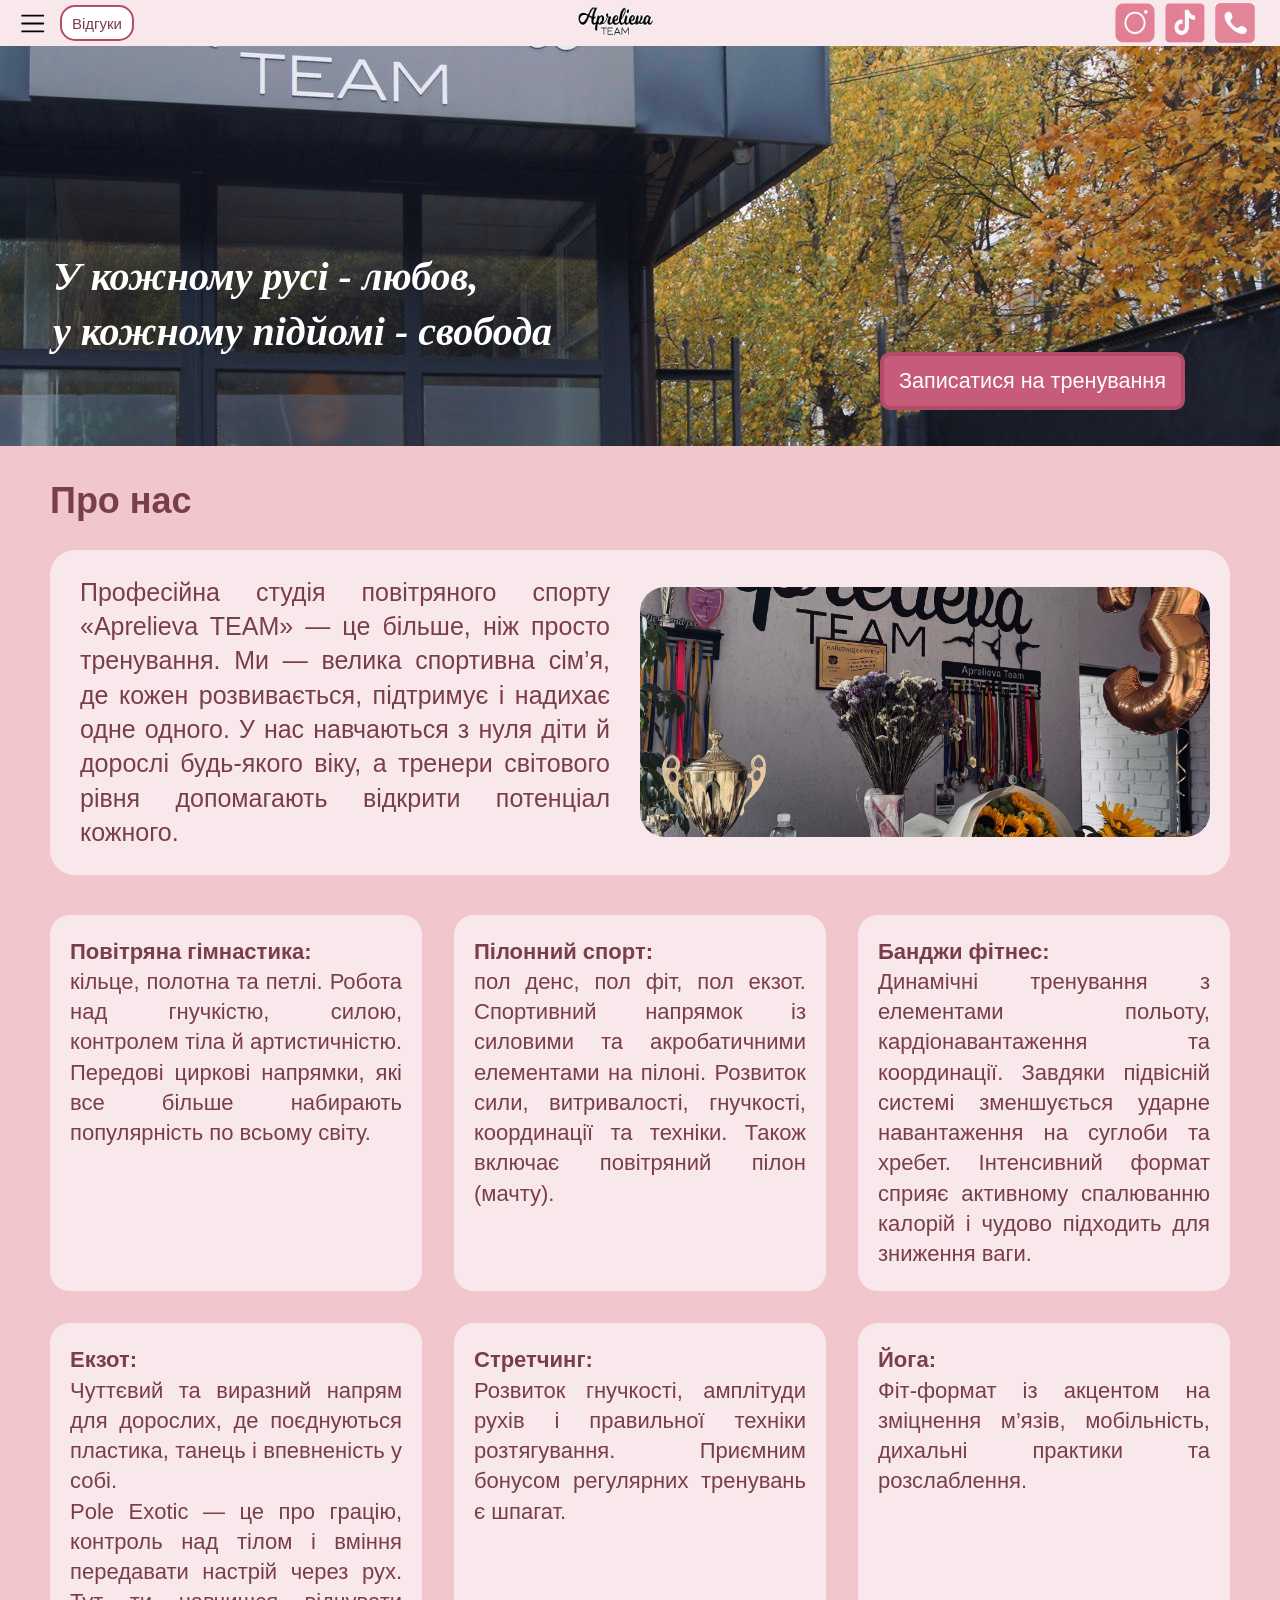
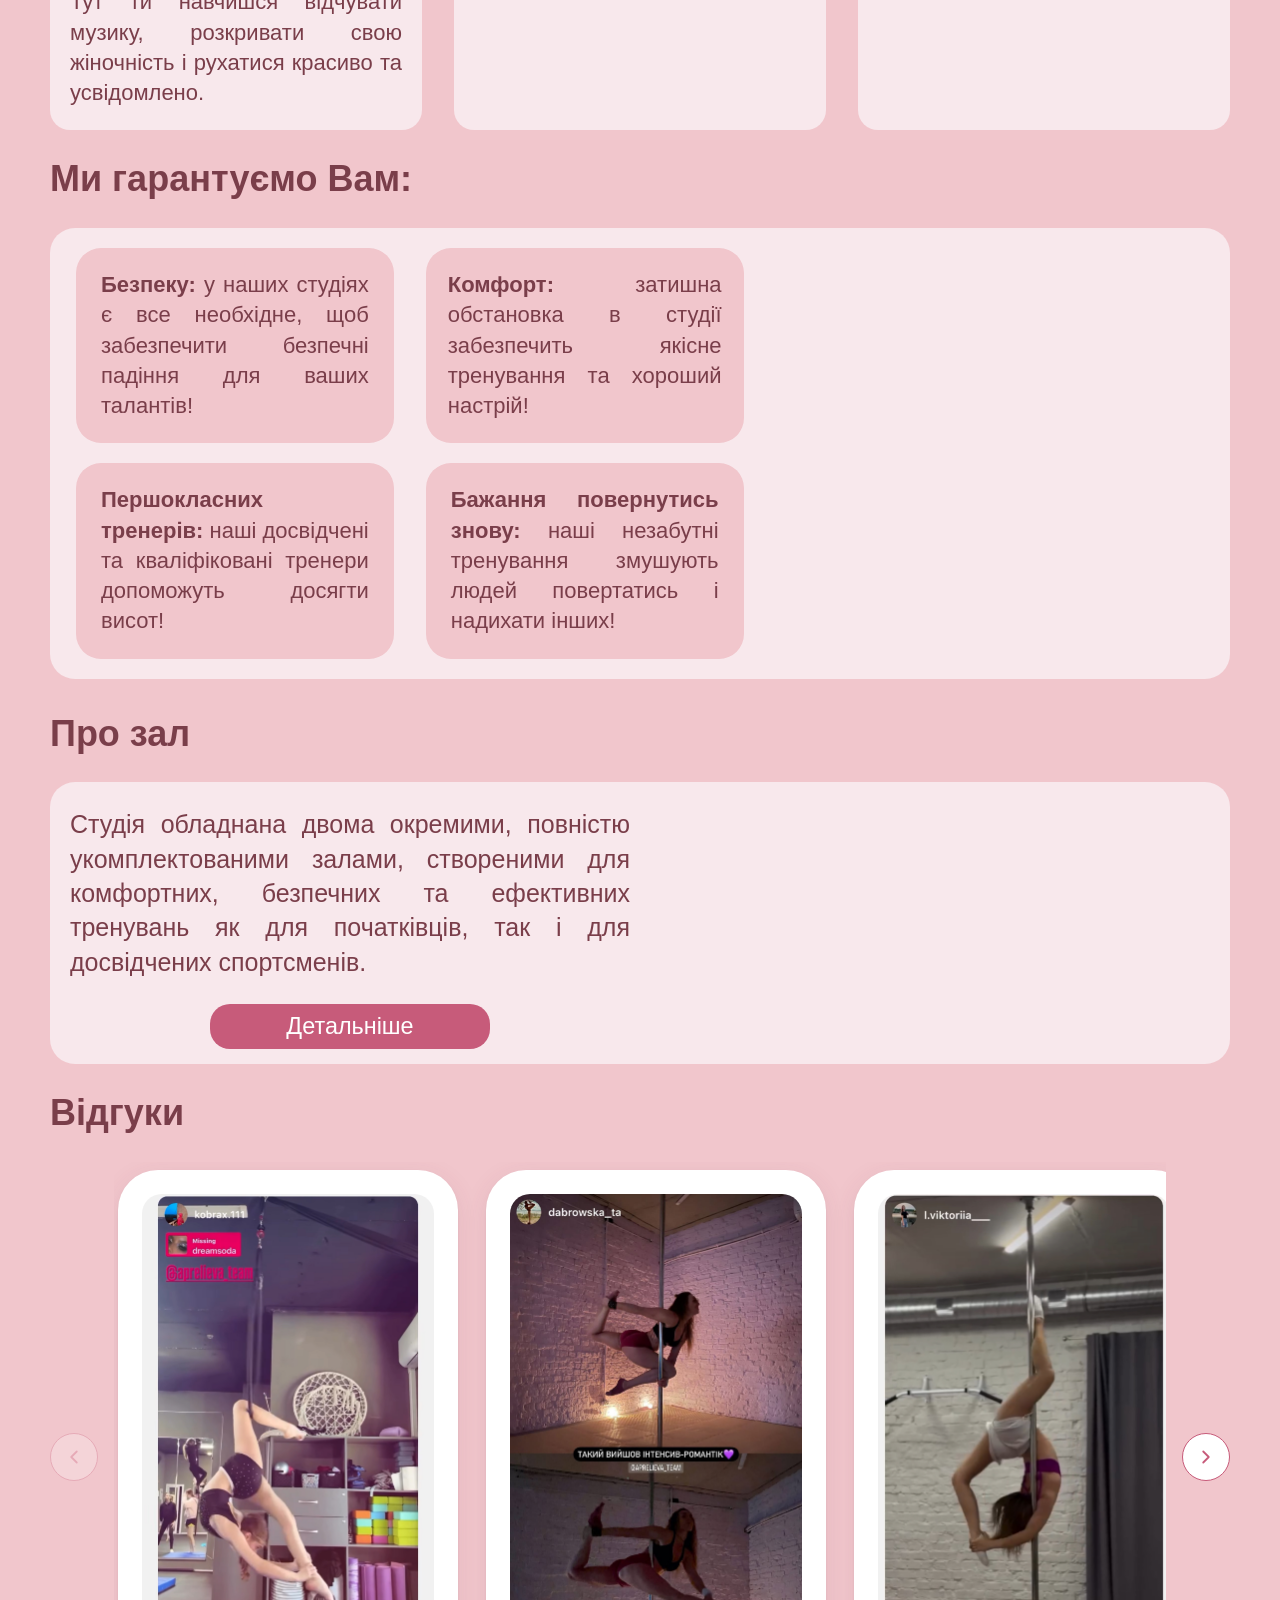
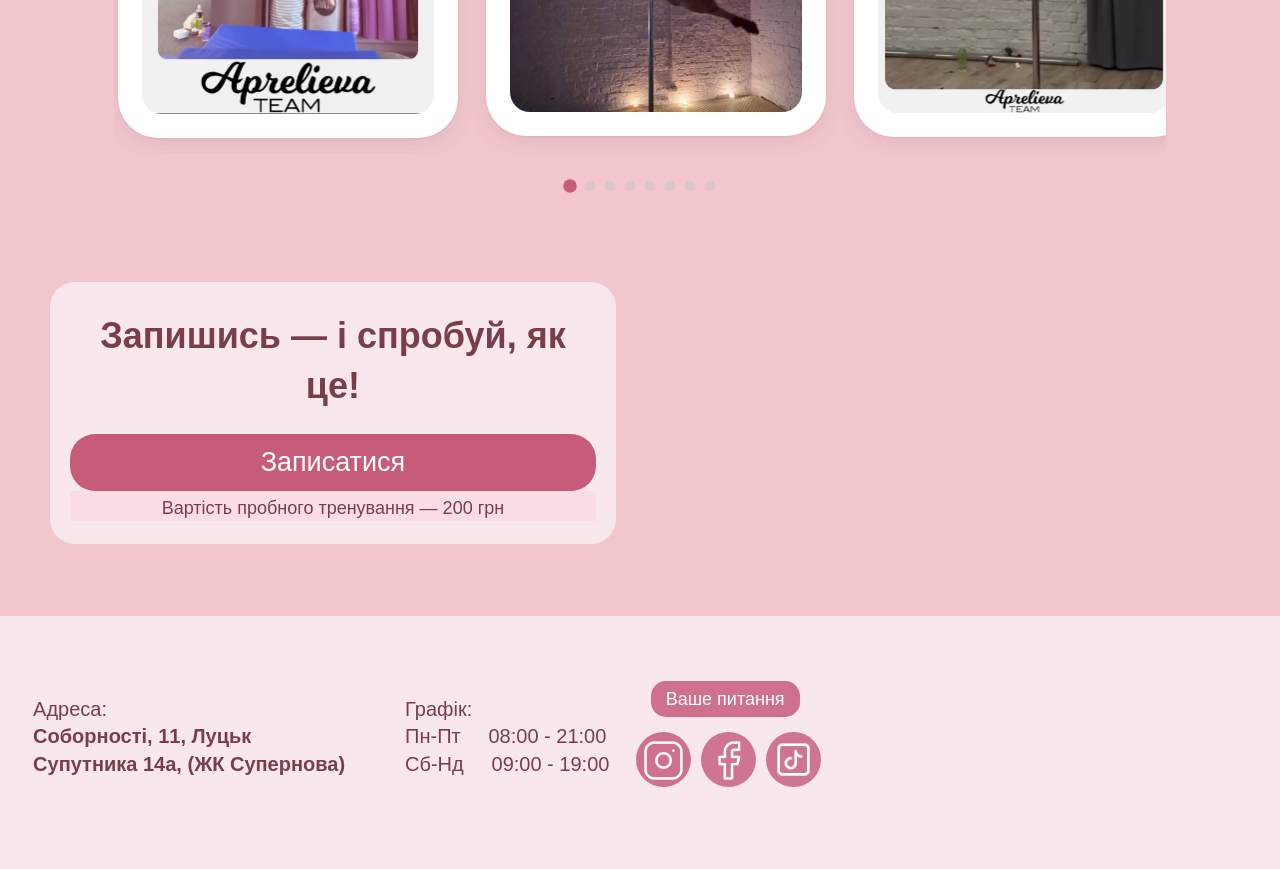
<file: index.html>
﻿<!doctype html>
<html
  lang="en"
  data-ws-project="19c9471e-55af-4f52-b61d-fa100c10240f"
  data-ws-last-published="2026-05-16T18:20:23.245Z"
>
  <head>
    <link
      rel="stylesheet"
      type="text/css"
      href="/assets/static/app_generated_index-6937cd5a._UcKe8No.css"
    />
    <meta charset="UTF-8" />
    <meta name="viewport" content="width=device-width,initial-scale=1" />
    <meta property="og:url" content="https://aprelieva-team.com.ua/" />

    <meta
      property="og:title"
      content="Aprelieva Team — студія повітряної гімнастики, pole dance, стретчингу та йоги"
    />
    <meta property="og:type" content="website" />
    <meta
      name="description"
      content="Студія гімнастики Aprelieva Team у Луцьку. Повітряна гімнастика, пілонний спорт, банджі фітнес, стретчинг, йога."
    />
    <meta
      property="og:description"
      content="Студія гімнастики Aprelieva Team у Луцьку. Повітряна гімнастика, пілонний спорт, банджі фітнес, стретчинг, йога."
    />
    <title>Aprelieva Team — студія гімнастики</title>
    <style>
      /* === Reviews Carousel === */
      .reviews-section-wrap {
        text-align: center;
        padding: 60px 50px 40px;
      }
      .carousel-wrapper {
        position: relative;
        display: flex;
        align-items: center;
        justify-content: center;
        max-width: 1280px;
        margin: 0 auto;
      }
      .carousel-viewport {
        overflow: hidden;
        width: 100%;
        margin: 0 16px;
      }
      .carousel-track {
        display: flex;
        gap: 28px;
        transition: transform 0.45s cubic-bezier(0.25, 0, 0.3, 1);
        will-change: transform;
        cursor: grab;
        padding: 8px 4px;
      }
      .carousel-track:active { cursor: grabbing; }
      .review-card { flex-shrink: 0; width: 340px; }
      .review-card-frame {
        background: #ffffff;
        border-radius: 40px;
        padding: 24px;
        box-shadow: 0 6px 24px rgba(122, 62, 74, 0.10), 0 1px 3px rgba(0, 0, 0, 0.06);
        transition: transform 0.35s ease, box-shadow 0.35s ease;
      }
      .review-card-frame:hover {
        transform: translateY(-6px);
        box-shadow: 0 14px 36px rgba(122, 62, 74, 0.16), 0 3px 8px rgba(0, 0, 0, 0.08);
      }
      .review-card-frame img {
        display: block;
        width: 100%;
        height: auto;
        max-height: 590px;
        border-radius: 20px;
        object-fit: contain;
      }
      .carousel-arrow {
        flex-shrink: 0;
        width: 48px; height: 48px;
        border-radius: 50%;
        border: 1.5px solid #c75b7a;
        background: #fff;
        color: #c75b7a;
        cursor: pointer;
        display: flex;
        align-items: center;
        justify-content: center;
        transition: all 0.25s ease;
        z-index: 2;
        padding: 0;
      }
      .carousel-arrow:hover:not(:disabled) { background: #c75b7a; color: #fff; }
      .carousel-arrow:disabled { opacity: 0.25; cursor: not-allowed; }
      .carousel-arrow svg { width: 22px; height: 22px; pointer-events: none; }
      .carousel-dots {
        display: flex;
        justify-content: center;
        gap: 10px;
        margin-top: 28px;
      }
      .carousel-dot {
        width: 10px; height: 10px;
        border-radius: 50%;
        background: #d9c5ca;
        border: none;
        cursor: pointer;
        padding: 0;
        transition: background 0.25s ease, transform 0.25s ease;
      }
      .carousel-dot.active { background: #c75b7a; transform: scale(1.35); }
      .carousel-dot:hover:not(.active) { background: #c08493; }
      @media (max-width: 1200px) {
        .review-card { width: 300px; }
        .review-card-frame { padding: 20px; }
        .review-card-frame img { max-height: 520px; }
        .carousel-track { gap: 22px; }
      }
      @media (max-width: 991px) {
        .review-card { width: 280px; }
        .review-card-frame { padding: 18px; border-radius: 36px; }
        .review-card-frame img { max-height: 480px; border-radius: 18px; }
        .carousel-track { gap: 18px; }
        .reviews-section-wrap { padding: 40px 30px 30px; }
      }
      @media (max-width: 767px) {
        .review-card { width: 72vw; max-width: 320px; }
        .review-card-frame { padding: 14px; border-radius: 32px; }
        .review-card-frame img { max-height: 480px; border-radius: 16px; }
        .carousel-track { gap: 14px; }
        .reviews-section-wrap { padding: 30px 12px 24px; }
        .carousel-arrow { width: 32px; height: 32px; }
        .carousel-arrow svg { width: 16px; height: 16px; }
        .carousel-viewport { margin: 0 4px; }
      }
      @media (max-width: 479px) {
        .review-card { width: 76vw; max-width: 280px; }
        .review-card-frame { padding: 10px; border-radius: 28px; }
        .review-card-frame img { max-height: 400px; border-radius: 14px; }
        .carousel-track { gap: 10px; }
        .reviews-section-wrap { padding: 24px 8px 20px; }
        .carousel-arrow { width: 28px; height: 28px; }
        .carousel-arrow svg { width: 14px; height: 14px; }
        .carousel-viewport { margin: 0 2px; }
      }
      /* fix: приховати оверлей діалогу коли закритий */
      .w-dialog-overlay[data-state="closed"],
      .w-dialog-content[data-state="closed"] {
        display: none !important;
      }
    </style>
  </head>
  <body
    class="w-body cauqto8 c47o47j cw5izhw cr0oxd0 c1g73oqx c1o7vw1 c1jcg8pr c1rbse75 c8xita1"
  >
    <div
      class="w-element cry9bxc c1qyy4dh c1wt8a7g c1lxiyww cgn90jy cuordau clnhgiz c1ngdwug c10yh23j c1sz3la2 c1saaox1 c1oxhx54 c1np8q7w c12iz4pn c1s5r7yb"
    >
      <button
        type="button"
        class="w-button csru8nn c1qyy4dh ct02u4h c1e7helk c9dia3q chby825 cj9cgi3 cmrkua2 chxr8al clh6saz cy1haag c6xd4vr ckuswpy c1fo9lv5 c1ac3kc0 cl8xzcs c19ip5yl c178sslk cdtbwtz c1i7nyap c1q0jf93 cff9lwm cdoj399 c9tqkg0 c14v8q3d"
        aria-haspopup="dialog"
        aria-expanded="false"
        aria-controls="radix-:R8m:"
        data-state="closed"
      >
        <div class="w-html-embed c8xita1 c1qlwt3r">
          <svg
            xmlns="http://www.w3.org/2000/svg"
            fill="none"
            viewBox="0 0 16 16"
            width="100%"
            height="100%"
            style="display: block"
          >
            <path
              stroke="currentColor"
              stroke-linecap="round"
              stroke-linejoin="round"
              d="M2.667 8h10.666M2.667 4h10.666M2.667 12h10.666"
            />
          </svg>
        </div></button
      ><button
        class="w-element c1lrq100 cdpnt9v c1u1jra5 c3ovwjq cgokyrd c1rz9aaq cnxdcup c1idwigv cd1r06b cavd3zn cmyg2r9 c1cvcmzo c9h53jh c1k0o02s c143p8o c1k26d3g coyqk5m c1ngdwug c10yh23j ckkbdq2 c1wxg36x c17b9p6f cuiv0do cohhi8y cr2orvw cgb53j1 c1ro4ucl c1s5r7yb c1ggkywf"
        onclick="document.getElementById('reviews').scrollIntoView({behavior:'smooth'});"
      >
        Відгуки</button
      ><a href="/" class="w-element cir85gx c9jnjeu c1357293"
        ><img
          alt=""
          width="90"
          height="630"
          src="/assets/aprelieva_team_png_1_8szrb4w33QDkALAI9uON9.png"
          class="w-image c143p8o c9jnjeu c12sm2j2 cavd3zn c1ncfyhk c1357293 c937pos c6lwvnh cvnwoad c1jrt3rz c1d8arwn cfmtbnp cafy7li"
          sizes="100vw"
          srcset="
            /assets/aprelieva_team_png_1_8szrb4w33QDkALAI9uON9.png  16w,
            /assets/aprelieva_team_png_1_8szrb4w33QDkALAI9uON9.png  32w,
            /assets/aprelieva_team_png_1_8szrb4w33QDkALAI9uON9.png  48w,
            /assets/aprelieva_team_png_1_8szrb4w33QDkALAI9uON9.png  64w,
            /assets/aprelieva_team_png_1_8szrb4w33QDkALAI9uON9.png  96w,
            /assets/aprelieva_team_png_1_8szrb4w33QDkALAI9uON9.png 128w,
            /assets/aprelieva_team_png_1_8szrb4w33QDkALAI9uON9.png 256w
          "
          decoding="async"
          loading="lazy" /></a
      ><a
        href="https://www.instagram.com/aprelieva_team?igsh=OXBxeXJrYWNtcTIx"
        class="w-element cir85gx"
        ><img
          alt=""
          width="81"
          height="81"
          src="/assets/image_49_tBN-XxhpkPcy2qhr9VS11.png"
          class="w-image c1drl6o7 c15a6z8g crlvqca cf41opd c1tb5lbl c1si4a8i c1qlwt3r cgb53j1 c1l3jh5c"
          sizes="100vw"
          srcset="
            /assets/image_49_tBN-XxhpkPcy2qhr9VS11.png  16w,
            /assets/image_49_tBN-XxhpkPcy2qhr9VS11.png  32w,
            /assets/image_49_tBN-XxhpkPcy2qhr9VS11.png  48w,
            /assets/image_49_tBN-XxhpkPcy2qhr9VS11.png  64w,
            /assets/image_49_tBN-XxhpkPcy2qhr9VS11.png  96w,
            /assets/image_49_tBN-XxhpkPcy2qhr9VS11.png 128w,
            /assets/image_49_tBN-XxhpkPcy2qhr9VS11.png 256w
          "
          decoding="async"
          loading="lazy" /></a
      ><a
        href="https://www.tiktok.com/@aerial.aprelieva_"
        class="w-element cir85gx"
        ><img
          alt=""
          width="81"
          height="81"
          src="/assets/image_48_Z-gNsGXLnWeH2UgkXaYQs.png"
          class="w-image c1drl6o7 crlvqca c15a6z8g cf41opd c1si4a8i c1tb5lbl c1qlwt3r cgb53j1"
          sizes="100vw"
          srcset="
            /assets/image_48_Z-gNsGXLnWeH2UgkXaYQs.png  16w,
            /assets/image_48_Z-gNsGXLnWeH2UgkXaYQs.png  32w,
            /assets/image_48_Z-gNsGXLnWeH2UgkXaYQs.png  48w,
            /assets/image_48_Z-gNsGXLnWeH2UgkXaYQs.png  64w,
            /assets/image_48_Z-gNsGXLnWeH2UgkXaYQs.png  96w,
            /assets/image_48_Z-gNsGXLnWeH2UgkXaYQs.png 128w,
            /assets/image_48_Z-gNsGXLnWeH2UgkXaYQs.png 256w
          "
          decoding="async"
          loading="lazy" /></a
      ><a href="tel:+380633328239" class="w-element cir85gx"
        ><img
          alt=""
          width="1008"
          height="1016"
          src="/assets/ef8d7669-07f0-4fb5-89a0-7e9e44892a3d_P4olqtPflCJTJWYCFgnWT.png"
          class="w-image crlvqca cetw895 c1drl6o7 cf41opd c1si4a8i cwysdja c1qlwt3r cgb53j1 c188an48 c96rhjx"
          sizes="100vw"
          srcset="
            /assets/ef8d7669-07f0-4fb5-89a0-7e9e44892a3d_P4olqtPflCJTJWYCFgnWT.png   16w,
            /assets/ef8d7669-07f0-4fb5-89a0-7e9e44892a3d_P4olqtPflCJTJWYCFgnWT.png   32w,
            /assets/ef8d7669-07f0-4fb5-89a0-7e9e44892a3d_P4olqtPflCJTJWYCFgnWT.png   48w,
            /assets/ef8d7669-07f0-4fb5-89a0-7e9e44892a3d_P4olqtPflCJTJWYCFgnWT.png   64w,
            /assets/ef8d7669-07f0-4fb5-89a0-7e9e44892a3d_P4olqtPflCJTJWYCFgnWT.png   96w,
            /assets/ef8d7669-07f0-4fb5-89a0-7e9e44892a3d_P4olqtPflCJTJWYCFgnWT.png  128w,
            /assets/ef8d7669-07f0-4fb5-89a0-7e9e44892a3d_P4olqtPflCJTJWYCFgnWT.png  256w,
            /assets/ef8d7669-07f0-4fb5-89a0-7e9e44892a3d_P4olqtPflCJTJWYCFgnWT.png  384w,
            /assets/ef8d7669-07f0-4fb5-89a0-7e9e44892a3d_P4olqtPflCJTJWYCFgnWT.png  640w,
            /assets/ef8d7669-07f0-4fb5-89a0-7e9e44892a3d_P4olqtPflCJTJWYCFgnWT.png  750w,
            /assets/ef8d7669-07f0-4fb5-89a0-7e9e44892a3d_P4olqtPflCJTJWYCFgnWT.png  828w,
            /assets/ef8d7669-07f0-4fb5-89a0-7e9e44892a3d_P4olqtPflCJTJWYCFgnWT.png 1080w,
            /assets/ef8d7669-07f0-4fb5-89a0-7e9e44892a3d_P4olqtPflCJTJWYCFgnWT.png 1200w,
            /assets/ef8d7669-07f0-4fb5-89a0-7e9e44892a3d_P4olqtPflCJTJWYCFgnWT.png 1920w,
            /assets/ef8d7669-07f0-4fb5-89a0-7e9e44892a3d_P4olqtPflCJTJWYCFgnWT.png 2048w
          "
          decoding="async"
          loading="lazy"
      /></a>
    </div>
    <div class="w-element c3hctjf caqx3ze csxm8zh">
      <img
        alt=""
        width="479"
        height="400"
        src="/assets/photo_2026-01-07_21-20-00_4gm1RUwUwUSnhwdefgkS5.jpg"
        class="w-image c16euuik c1w5myg6 c1lqmysf cpl5pjo c1gxuxwl c3hctjf czr2pxy"
        sizes="100vw"
        srcset="
          /assets/photo_2026-01-07_21-20-00_4gm1RUwUwUSnhwdefgkS5.jpg   16w,
          /assets/photo_2026-01-07_21-20-00_4gm1RUwUwUSnhwdefgkS5.jpg   32w,
          /assets/photo_2026-01-07_21-20-00_4gm1RUwUwUSnhwdefgkS5.jpg   48w,
          /assets/photo_2026-01-07_21-20-00_4gm1RUwUwUSnhwdefgkS5.jpg   64w,
          /assets/photo_2026-01-07_21-20-00_4gm1RUwUwUSnhwdefgkS5.jpg   96w,
          /assets/photo_2026-01-07_21-20-00_4gm1RUwUwUSnhwdefgkS5.jpg  128w,
          /assets/photo_2026-01-07_21-20-00_4gm1RUwUwUSnhwdefgkS5.jpg  256w,
          /assets/photo_2026-01-07_21-20-00_4gm1RUwUwUSnhwdefgkS5.jpg  384w,
          /assets/photo_2026-01-07_21-20-00_4gm1RUwUwUSnhwdefgkS5.jpg  640w,
          /assets/photo_2026-01-07_21-20-00_4gm1RUwUwUSnhwdefgkS5.jpg  750w,
          /assets/photo_2026-01-07_21-20-00_4gm1RUwUwUSnhwdefgkS5.jpg  828w,
          /assets/photo_2026-01-07_21-20-00_4gm1RUwUwUSnhwdefgkS5.jpg 1080w
        "
        decoding="async"
        loading="lazy"
      />
      <p
        class="w-element cm9s8j1 c1j1xq0f ct5hk3t cnonmc3 c11pk6w2 c1cb3y4c c178psvk cvdg15f c67f1ov c1r17tdm c1kz4bsi cy8j7mm c1hwbdwo c10mz0pn c1gut7ra cvyaqlm c1wn9gbn ckhl5v6 c135vpv5 c1b1clqm chiu94f c1hnqa4c c154f7ei ckogthz c1k9b94x ct2q7n0 cwkwg65 cf2tlwo cf1rp6o"
      >
        У кожному русі - любов,<br />у кожному підйомі - свобода<br />
      </p>
      <div
        class="w-element cn12ej2 cavd3zn cqlgez2 c14ymtwm c1rvd7tj c1xqcs4q c1s905i0 cyyop96 co37t6x"
      >
        <a
          href="https://www.instagram.com/aprelieva_team?igsh=OXBxeXJrYWNtcTIx"
          class="w-element ciu59yn c1b1clqm c1nq0kxk cu3pi3e c5x2380 c14yuvmm cn12ej2 cb600z1 c6abxro cpg6qcg c113dgjw cdwd3jx cdaqjl5 cisoiyb cc0k4t4 c1cvcmzo cpysbhr c135vpv5 c18bk9h5 c17nb4qn cohhi8y cmq09sf cv8r3fp c1lqmysf c6tin0 c1efg34n c11nvl6w c37pg5i c1sicgac chl4pjj cbjf47k cqihi0u"
          >Записатися на тренування</a
        >
      </div>
    </div>
    <div
      class="w-element cavd3zn c9jnjeu c1357293 ctui7sd c1bsvhny c150vpwe c22g687 c18i1rd8 c1b95j1f c13kpqk0 co8x3m2 c1c7pqte cuaiddj crr3c5e"
    >
      <h1
        class="w-element c1h05pjj c1wxg36x c1svg9ka cmr7nb6 c12x7eb7 c2bznh9 c1vnf310"
      >
        Про нас
      </h1>
      <div
        class="w-element cry9bxc c1qyy4dh c18v2pa2 c1lxiyww c1c33gnu cgb99cz c150vpwe c22g687 c1e2b3ev c13vvg1g c1obig1w cmoe9jo"
      >
        <div
          class="w-element cry9bxc c1fhkm63 clnhgiz ch51qie c125plrs c1rrfr5h c8h7j7l co99jca c1xoe4it c1nzq1jt c18v2pa2 cgn90jy c1qyy4dh cpb5sl7 c12nur8y c1482uel c13vvg1g cnfsbl9 c1rsgvx8"
        >
          <p
            class="w-element cry9bxc csvthht c1jz7gid c1rrfr5h c13qqaub cetw895 c1ngdwug c10yh23j c1wxg36x cblb78h cyw7scd cwk83fy c1lzcpx9 c1gw84sn cjq768y c1xhomzt c1482uel cmoe9jo c1obig1w c1hj59h4 c19jpgqe c1arylij"
          >
            Професійна студія повітряного спорту «Aprelieva TEAM» — це більше,
            ніж просто тренування. Ми — велика спортивна сім’я, де кожен
            розвивається, підтримує і надихає одне одного. У нас навчаються з
            нуля діти й дорослі будь-якого віку, а тренери світового рівня
            допомагають відкрити потенціал кожного.
          </p>
          <div
            class="w-element c1bkqfhr cdtylqg chmjof8 cavd3zn c1rrfr5h c8h7j7l co99jca c1xoe4it c1nzq1jt c13qqaub c5m8ase clv8gve c1482uel cn1k7cs c1hj59h4 c1ra6w0l"
          >
            <img
              alt=""
              width="3746"
              height="6874"
              src="/assets/IMG_0604_(1)_-vluakLZyelT10M11Hmh0.jpg"
              class="w-image c1drl4ib c1s0gswo c1gxuxwl c1h6fij5 c8h7j7l co99jca c1xoe4it c1nzq1jt c155ihl c1ah9i9y c9jnjeu c1482uel c63wm0n cbjf47k c9ubnvy c1ephz4q"
              sizes="100vw"
              srcset="
                /assets/IMG_0604_(1)_-vluakLZyelT10M11Hmh0.jpg   16w,
                /assets/IMG_0604_(1)_-vluakLZyelT10M11Hmh0.jpg   32w,
                /assets/IMG_0604_(1)_-vluakLZyelT10M11Hmh0.jpg   48w,
                /assets/IMG_0604_(1)_-vluakLZyelT10M11Hmh0.jpg   64w,
                /assets/IMG_0604_(1)_-vluakLZyelT10M11Hmh0.jpg   96w,
                /assets/IMG_0604_(1)_-vluakLZyelT10M11Hmh0.jpg  128w,
                /assets/IMG_0604_(1)_-vluakLZyelT10M11Hmh0.jpg  256w,
                /assets/IMG_0604_(1)_-vluakLZyelT10M11Hmh0.jpg  384w,
                /assets/IMG_0604_(1)_-vluakLZyelT10M11Hmh0.jpg  640w,
                /assets/IMG_0604_(1)_-vluakLZyelT10M11Hmh0.jpg  750w,
                /assets/IMG_0604_(1)_-vluakLZyelT10M11Hmh0.jpg  828w,
                /assets/IMG_0604_(1)_-vluakLZyelT10M11Hmh0.jpg 1080w,
                /assets/IMG_0604_(1)_-vluakLZyelT10M11Hmh0.jpg 1200w,
                /assets/IMG_0604_(1)_-vluakLZyelT10M11Hmh0.jpg 1920w,
                /assets/IMG_0604_(1)_-vluakLZyelT10M11Hmh0.jpg 2048w,
                /assets/IMG_0604_(1)_-vluakLZyelT10M11Hmh0.jpg 3840w
              "
              decoding="async"
              loading="lazy"
            />
          </div>
        </div>
      </div>
    </div>
    <div
      class="w-element cry9bxc c15cml01 c1lxiyww c1bgdbyl cgq4xm1 ctui7sd c1bsvhny c1357293 c9jnjeu c608rfc ct02u4h c1irqa5z c1ym7p2t c1bulmrh csxm8zh c1t6aizw c6hjwpc cxn4g30 cejbwvh c11mupy3 c1o2fgt6 c1b95j1f c13kpqk0"
    >
      <div
        class="w-element clnhgiz ctbmchf ch51qie c125plrs c1w14gb3 c7ylbzb c5u7r4m c1h5pqsu cj7lqx6 c1fhiulb c1wjs627 c1vfzyt0 cykc25 c1i16q8a c13yemz1 c11gtnyo calc9b7"
      >
        <p class="w-element cwdvs8x c1jz7gid c1wxg36x c1tfabxh c7tla2u cwkwg65">
          <b class="w-element c1wxg36x">Повітряна гімнастика: </b><br />кільце,
          полотна та петлі. Робота над гнучкістю, силою, контролем тіла й
          артистичністю. Передові циркові напрямки, які все більше набирають
          популярність по всьому світу.
        </p>
      </div>
      <div
        class="w-element ctbmchf ch51qie c125plrs c1w14gb3 c7ylbzb c5u7r4m c1h5pqsu clnhgiz c1wjs627 c13yemz1 c1i16q8a c11gtnyo calc9b7"
      >
        <p class="w-element cwdvs8x c1jz7gid c1wxg36x c1tfabxh c7tla2u cwkwg65">
          <b class="w-element c1wxg36x">Пілонний спорт:</b><br />пол денс, пол
          фіт, пол екзот. Спортивний напрямок із силовими та акробатичними
          елементами на пілоні. Розвиток сили, витривалості, гнучкості,
          координації та техніки. Також включає повітряний пілон (мачту).
        </p>
      </div>
      <div
        class="w-element ctbmchf ch51qie c125plrs c1w14gb3 c7ylbzb c5u7r4m c1h5pqsu clnhgiz c1wjs627 c1i16q8a c13yemz1 c11gtnyo calc9b7"
      >
        <p
          class="w-element cwdvs8x c1jz7gid c1wxg36x c1tfabxh c7tla2u c1fzqirp c1fsxl1s"
        >
          <b class="w-element c1wxg36x">Банджи фітнес:</b> <br />Динамічні
          тренування з елементами польоту, кардіонавантаження та координації.
          Завдяки підвісній системі зменшується ударне навантаження на суглоби
          та хребет. Інтенсивний формат сприяє активному спалюванню калорій і
          чудово підходить для зниження ваги.
        </p>
      </div>
      <div
        class="w-element clnhgiz ctbmchf ch51qie c125plrs c1w14gb3 c7ylbzb c5u7r4m c1h5pqsu c1wjs627 c11gtnyo calc9b7 c13yemz1 c1i16q8a"
      >
        <p class="w-element cwdvs8x c1jz7gid c1wxg36x c1tfabxh c7tla2u cwkwg65">
          <b class="w-element c1wxg36x">Екзот:</b><br />Чуттєвий та виразний
          напрям для дорослих, де поєднуються пластика, танець і впевненість у
          собі.<br />Pole Exotic — це про грацію, контроль над тілом і вміння
          передавати настрій через рух. Тут ти навчишся відчувати музику,
          розкривати свою жіночність і рухатися красиво та усвідомлено.
        </p>
      </div>
      <div
        class="w-element clnhgiz ctbmchf ch51qie c125plrs c1w14gb3 c7ylbzb c5u7r4m c1h5pqsu c1wjs627 c11gtnyo calc9b7 c13yemz1 c1i16q8a"
      >
        <p
          class="w-element cwdvs8x c1jz7gid c1wxg36x c1tfabxh c7tla2u c1eg2mql cwkwg65"
        >
          <b class="w-element c1wxg36x">Стретчинг:</b><br />Розвиток гнучкості,
          амплітуди рухів і правильної техніки розтягування. Приємним бонусом
          регулярних тренувань є шпагат.
        </p>
      </div>
      <div
        class="w-element clnhgiz ctbmchf ch51qie c125plrs c1w14gb3 c7ylbzb c5u7r4m c1h5pqsu c1wjs627 c11gtnyo calc9b7 c13yemz1 c1i16q8a"
      >
        <p class="w-element cwdvs8x c1jz7gid c1wxg36x c1tfabxh c7tla2u cwkwg65">
          <b class="w-element c1wxg36x">Йога: </b><br />Фіт-формат із акцентом
          на зміцнення м’язів, мобільність, дихальні практики та розслаблення.
        </p>
      </div>
    </div>
    <div
      class="w-element c1c7pqte cuaiddj c1txcjpm c3j3462 ctui7sd c1bsvhny c1357293 c9jnjeu c1b95j1f c13kpqk0 c2fy1mu c194scij"
    >
      <h1 class="w-element c1wxg36x c12x7eb7 c2bznh9">Ми гарантуємо Вам:</h1>
      <div
        class="w-element clnhgiz cry9bxc c1lxiyww c1qyy4dh c18v2pa2 c8h7j7l co99jca c1xoe4it c1nzq1jt c3z3vlb c1ngdwug c10yh23j c13vvg1g c12jt7do"
      >
        <div
          class="w-element cry9bxc c1lxiyww c15cml01 ce1qmkg cln1ah c1482uel c1jjfh4b c1v4b7zg c1bulmrh cmfhh7q cehyk0s c13yemz1 c1i16q8a c1v2g9jn c1s5r7yb c1ggkywf"
        >
          <div
            class="w-element cmdbe1b cs9gqkj c1qiueq1 cjljt53 c1rbse75 c1m8vxl0 c8h7j7l co99jca c1xoe4it c1nzq1jt cqe39x4 c86t11j c6lwvnh cf0g8qr c2r2jtp c1gmhjv8 c67xcc3 cpl5pjo cqmttyn cwvjvme cv8r3fp cpsgktw cmq09sf"
          >
            <p
              class="w-element c1jz7gid cwdvs8x cegahk1 c1wxg36x c1loaccz c3jndn5 c1rkbmqn"
            >
              <b class="w-element">Безпеку:</b> у наших студіях є все необхідне,
              щоб забезпечити безпечні падіння для ваших талантів!
            </p>
          </div>
          <div
            class="w-element c1m42yeb c1n7r35l c1qiueq1 cjljt53 c1rbse75 c1m8vxl0 co99jca c1nzq1jt c8h7j7l c1xoe4it cqe39x4 c86t11j c6lwvnh cqmttyn cpl5pjo cmq09sf cv8r3fp cwvjvme cpsgktw c2r2jtp c1gmhjv8"
          >
            <p class="w-element c1jz7gid cwdvs8x c1wxg36x c1rkbmqn c3jndn5">
              <b class="w-element">Комфорт: </b>затишна обстановка в студії
              забезпечить якісне тренування та хороший настрій!
            </p>
          </div>
          <div
            class="w-element cmdbe1b cs9gqkj c1qiueq1 c1m8vxl0 c1rbse75 c1xoe4it co99jca c1nzq1jt c8h7j7l c891fy0 c86t11j c6lwvnh c13yemz1 cqmttyn cpl5pjo cwvjvme cpsgktw cmq09sf cv8r3fp c2r2jtp c1gmhjv8"
          >
            <p
              class="w-element c1jz7gid cwdvs8x c1wxg36x c1rkbmqn c1eg2mql c3jndn5"
            >
              <b class="w-element">Першокласних тренерів:</b> наші досвідчені та
              кваліфіковані тренери допоможуть досягти висот!
            </p>
          </div>
          <div
            class="w-element cmdbe1b cs9gqkj c1qiueq1 c1m8vxl0 c1rbse75 c1nzq1jt c1xoe4it c8h7j7l co99jca cmq09sf cv8r3fp cqmttyn cwvjvme cpsgktw c2r2jtp c1gmhjv8 c86t11j c6lwvnh c1v8g8p1"
          >
            <p class="w-element c1jz7gid cwdvs8x c1wxg36x c1rkbmqn c3jndn5">
              <b class="w-element">Бажання повернутись знову:</b> наші незабутні
              тренування змушують людей повертатись і надихати інших!
            </p>
          </div>
        </div>
        <div
          class="w-element cjljt53 c1m8vxl0 c1fhiulb c1uhltdt c8h7j7l co99jca c1xoe4it c1nzq1jt cetw895 c1h25lqh c196gxvc crnk5aq c1hj59h4 c1hezyl0 c1v2g9jn c1ljoky4 cmr7nb6"
        >
          <img
            alt=""
            width="3264"
            height="4912"
            src="/assets/IMG_0724_upyFghhvsyKvgJ62jJ8WU.jpeg"
            class="w-image czr2pxy c1bkqfhr c8h7j7l co99jca c1xoe4it c1nzq1jt cxpgl7q"
            sizes="100vw"
            srcset="
              /assets/IMG_0724_upyFghhvsyKvgJ62jJ8WU.jpeg   16w,
              /assets/IMG_0724_upyFghhvsyKvgJ62jJ8WU.jpeg   32w,
              /assets/IMG_0724_upyFghhvsyKvgJ62jJ8WU.jpeg   48w,
              /assets/IMG_0724_upyFghhvsyKvgJ62jJ8WU.jpeg   64w,
              /assets/IMG_0724_upyFghhvsyKvgJ62jJ8WU.jpeg   96w,
              /assets/IMG_0724_upyFghhvsyKvgJ62jJ8WU.jpeg  128w,
              /assets/IMG_0724_upyFghhvsyKvgJ62jJ8WU.jpeg  256w,
              /assets/IMG_0724_upyFghhvsyKvgJ62jJ8WU.jpeg  384w,
              /assets/IMG_0724_upyFghhvsyKvgJ62jJ8WU.jpeg  640w,
              /assets/IMG_0724_upyFghhvsyKvgJ62jJ8WU.jpeg  750w,
              /assets/IMG_0724_upyFghhvsyKvgJ62jJ8WU.jpeg  828w,
              /assets/IMG_0724_upyFghhvsyKvgJ62jJ8WU.jpeg 1080w,
              /assets/IMG_0724_upyFghhvsyKvgJ62jJ8WU.jpeg 1200w,
              /assets/IMG_0724_upyFghhvsyKvgJ62jJ8WU.jpeg 1920w,
              /assets/IMG_0724_upyFghhvsyKvgJ62jJ8WU.jpeg 2048w,
              /assets/IMG_0724_upyFghhvsyKvgJ62jJ8WU.jpeg 3840w
            "
            decoding="async"
            loading="lazy"
          />
        </div>
      </div>
    </div>
    <div
      class="w-element cavd3zn c9jnjeu c1357293 ctui7sd c1bsvhny c1p6e86r c150vpwe c22g687 c1b95j1f c13kpqk0 crr3c5e"
    >
      <h1
        class="w-element c1h05pjj c1wxg36x c1svg9ka cmr7nb6 c18m51b7 c12x7eb7 c2bznh9"
      >
        Про зал
      </h1>
      <div
        class="w-element cry9bxc c1fhkm63 clnhgiz ch51qie c125plrs c8h7j7l co99jca c1xoe4it c1nzq1jt c13vvg1g"
      >
        <div
          class="w-element c1o8klnv c1rrfr5h cry9bxc c1lfjoq7 c1qyy4dh ct02u4h c1482uel"
        >
          <p
            class="w-element cry9bxc csvthht c1jz7gid czr2pxy c1jzkxpo c12sm2j2 c1wxg36x cblb78h c1xhomzt cmit4ly c19jpgqe"
          >
            Студія обладнана двома окремими, повністю укомплектованими залами,
            створеними для комфортних, безпечних та ефективних тренувань як для
            початківців, так і для досвідчених спортсменів.
          </p>
          <button
            type="button"
            class="w-button csru8nn c1qyy4dh ct02u4h ciu59yn c1w14gb3 c7ylbzb c1h5pqsu c5u7r4m c1mdo6kq csz3yie cn12ej2 c6xd4vr cb600z1 cpg6qcg c6abxro c113dgjw cl4bapb c1rrfr5h c1b1clqm c1ah9i9y c18rzt80 cdtbwtz c1i7nyap c1q0jf93 cff9lwm cdoj399 c9tqkg0 c14v8q3d c1mktnko c1gyam4v c1yki3qz cwk83fy"
            aria-haspopup="dialog"
            aria-expanded="false"
            aria-controls="radix-:R9j6:"
            data-state="closed"
          >
            Детальніше
          </button>
        </div>
        <div
          class="w-element cdtylqg chmjof8 cavd3zn c1rrfr5h c8h7j7l co99jca c1xoe4it c1nzq1jt c1fhiulb c1482uel"
        >
          <img
            alt=""
            width="3024"
            height="4032"
            src="/assets/IMG_1373-_2__Xv716AcNWQKxr2UCg5NxQ.jpg"
            class="w-image c1drl4ib c1s0gswo c1gxuxwl c1h6fij5 c8h7j7l co99jca c1xoe4it c1nzq1jt c155ihl c1qom380 c1ah9i9y c9jnjeu c1482uel c6ta5m4"
            sizes="100vw"
            srcset="
              /assets/IMG_1373-_2__Xv716AcNWQKxr2UCg5NxQ.jpg   16w,
              /assets/IMG_1373-_2__Xv716AcNWQKxr2UCg5NxQ.jpg   32w,
              /assets/IMG_1373-_2__Xv716AcNWQKxr2UCg5NxQ.jpg   48w,
              /assets/IMG_1373-_2__Xv716AcNWQKxr2UCg5NxQ.jpg   64w,
              /assets/IMG_1373-_2__Xv716AcNWQKxr2UCg5NxQ.jpg   96w,
              /assets/IMG_1373-_2__Xv716AcNWQKxr2UCg5NxQ.jpg  128w,
              /assets/IMG_1373-_2__Xv716AcNWQKxr2UCg5NxQ.jpg  256w,
              /assets/IMG_1373-_2__Xv716AcNWQKxr2UCg5NxQ.jpg  384w,
              /assets/IMG_1373-_2__Xv716AcNWQKxr2UCg5NxQ.jpg  640w,
              /assets/IMG_1373-_2__Xv716AcNWQKxr2UCg5NxQ.jpg  750w,
              /assets/IMG_1373-_2__Xv716AcNWQKxr2UCg5NxQ.jpg  828w,
              /assets/IMG_1373-_2__Xv716AcNWQKxr2UCg5NxQ.jpg 1080w,
              /assets/IMG_1373-_2__Xv716AcNWQKxr2UCg5NxQ.jpg 1200w,
              /assets/IMG_1373-_2__Xv716AcNWQKxr2UCg5NxQ.jpg 1920w,
              /assets/IMG_1373-_2__Xv716AcNWQKxr2UCg5NxQ.jpg 2048w,
              /assets/IMG_1373-_2__Xv716AcNWQKxr2UCg5NxQ.jpg 3840w
            "
            decoding="async"
            loading="lazy"
          />
        </div>
      </div>
    </div>
    <div class="w-element c9jnjeu c1357293 ctui7sd c1bsvhny c1b95j1f c13kpqk0 reviews-section-wrap" id="reviews">
      <h1 class="w-element c1wxg36x c12x7eb7 c2bznh9">Відгуки</h1>
      <div id="carousel-root"></div>
    </div>

    <div c1cfvpvs c1c6o51 cwkpbe9 c181xomn c1yyy08r c174sw29 c1b95j1f c13kpqk0"
    >
      <div
        class="w-element clnhgiz c8h7j7l co99jca c1xoe4it c1nzq1jt c1wxg36x ch51qie c125plrs c1rrfr5h c1fhiulb cybwsdi c1igcr36 c1482uel c1wjs627"
      >
        <h1 class="w-element c1qom380 c1ux4mll c1bplpaw c1lhq18o cl7i9y7">
          Запишись — і спробуй, як це!
        </h1>
        <form class="w-element c1qom380">
          <div class="w-element cry9bxc c1lfjoq7 ct02u4h">
            <a
              href="https://www.instagram.com/aprelieva_team?igsh=OXBxeXJrYWNtcTIx"
              class="w-element ciu59yn c1lrq100 cdpnt9v c1u1jra5 c3ovwjq c8h7j7l co99jca c1xoe4it c1nzq1jt c1b1clqm cmdbe1b cs9gqkj cb600z1 c6abxro c10mt0ot czr2pxy c11hlw4r c135vpv5 cv5mgza c15pbqqy c9bwjp6 cwvjvme c1pr4a8e c13yemz1 c1i16q8a chl4pjj c1womtop c13ftgcq"
              >Записатися</a
            >
            <p
              class="w-element c1wxg36x c5jlsy7 co8gpyk cybwsdi cq9pue7 c3vevc0 c1tuczl c1cakw9x cwkwg65"
            >
              Вартість пробного тренування — 200 грн
            </p>
          </div>
        </form>
      </div>
      <img
        alt=""
        width="1179"
        height="2096"
        src="/assets/IMG_0537_zhQalaOUQDmXBZvmZZYks.JPG"
        class="w-image c1rrfr5h c1fhiulb cyw9rmm c1gxuxwl c1w14gb3 c7ylbzb c5u7r4m c1h5pqsu c35z9ue c1482uel cu24hyo"
        sizes="100vw"
        srcset="
          /assets/IMG_0537_zhQalaOUQDmXBZvmZZYks.JPG   16w,
          /assets/IMG_0537_zhQalaOUQDmXBZvmZZYks.JPG   32w,
          /assets/IMG_0537_zhQalaOUQDmXBZvmZZYks.JPG   48w,
          /assets/IMG_0537_zhQalaOUQDmXBZvmZZYks.JPG   64w,
          /assets/IMG_0537_zhQalaOUQDmXBZvmZZYks.JPG   96w,
          /assets/IMG_0537_zhQalaOUQDmXBZvmZZYks.JPG  128w,
          /assets/IMG_0537_zhQalaOUQDmXBZvmZZYks.JPG  256w,
          /assets/IMG_0537_zhQalaOUQDmXBZvmZZYks.JPG  384w,
          /assets/IMG_0537_zhQalaOUQDmXBZvmZZYks.JPG  640w,
          /assets/IMG_0537_zhQalaOUQDmXBZvmZZYks.JPG  750w,
          /assets/IMG_0537_zhQalaOUQDmXBZvmZZYks.JPG  828w,
          /assets/IMG_0537_zhQalaOUQDmXBZvmZZYks.JPG 1080w,
          /assets/IMG_0537_zhQalaOUQDmXBZvmZZYks.JPG 1200w,
          /assets/IMG_0537_zhQalaOUQDmXBZvmZZYks.JPG 1920w,
          /assets/IMG_0537_zhQalaOUQDmXBZvmZZYks.JPG 2048w,
          /assets/IMG_0537_zhQalaOUQDmXBZvmZZYks.JPG 3840w
        "
        decoding="async"
        loading="lazy"
      />
    </div>
    <div
      class="w-element clnhgiz ch51qie c125plrs c9jnjeu c1357293 cry9bxc c1cegu17 cx36bpy c1qyy4dh ce1qmkg cgn90jy c1lxiyww c1jjfh4b cmoe9jo c1obig1w c1hyheg1 c1fpvx8m c1sz3la2 c1axzryg cp8vz4m"
    >
      <div
        class="w-element c937pos c1v5v0 c874743 cx6c9kw c181xomn c1yyy08r cbjf47k cry9bxc c17duva6 c1ps4txv c8xita1 cqk8ew7 c1e2b3ev cnfsbl9 c1rsgvx8 ctf8nym c1cqrdfr c1lqmysf"
      >
        <div class="w-element c1onjpca">
          <p
            class="w-element c1wxg36x co8gpyk c1tme1mb c1eyv08h c12jhily cq4dxli c1482uel csyzqty cp5p7fk c1fzqirp c1ro4ucl"
          >
            Адреса:<br /><b class="w-element">Соборності, 11, Луцьк</b><br /><b
              class="w-element"
              >Супутника 14а, (ЖК Супернова)</b
            >
          </p>
        </div>
        <div class="w-element">
          <p
            class="w-element c1wxg36x c1jz7gid c1tme1mb co8gpyk c1eyv08h c12jhily c9ubnvy cqe39x4 c1hj59h4 csyzqty c1fzqirp c1ro4ucl"
          >
            Графік:<br />Пн-Пт 08:00 - 21:00<br />Сб-Нд 09:00 - 19:00
          </p>
        </div>
      </div>
      <div
        class="w-element c3jndn5 c7klx50 c1qrxaqp c2zcut6 c1b0nswz c1gw84sn crnk5aq"
      >
        <a
          href="https://www.instagram.com/aprelieva_team?igsh=OXBxeXJrYWNtcTIx"
          class="w-element c1q2ihc5 c1lrq100 cdpnt9v c1u1jra5 c3ovwjq c1rz9aaq cnxdcup c1idwigv cd1r06b c1b1clqm c3w6o8i c113dgjw c1x4o3yc cpg6qcg cl4bapb ckkbdq2 c135vpv5 c17qu19u c12f3mdq crh40th c1x7vwor cl5j4eb c1o1u7kg c1ruj6k9 cqe39x4 c9ubnvy cs1aog0 c13madgv c15ofxyx c1x2v3a3 cxgh4jj c1v2g9jn c13ftgcq cnlef5d c15pbqqy"
          >Ваше питання</a
        >
        <div
          class="w-element c7klx50 c1ur2mcm c2zcut6 c1g8516c c89odtq ctamqs5 cjljt53 cry9bxc cizjjwu c1h82vm9"
        >
          <a
            href="https://www.instagram.com/aprelieva_team?igsh=OXBxeXJrYWNtcTIx"
            class="w-element c1q2ihc5 c1lrq100 cdpnt9v c1u1jra5 c3ovwjq c1ugjd4d c1wbbrzh c1afjekm c1grw0kp c1b1clqm c1p4ollr c1em9s26 cir85gx c135vpv5 c1qom380 c3yiua4 cudvqzq c1c1rn2w c12f3mdq crh40th c1ttp6ok cjbr9c5 ch2clax c1xgaagj czdeg3 c132xu03 c13madgv c1x2v3a3 c13ftgcq cnlef5d c15pbqqy cx4zgff c2wjayf"
            ><img
              alt=""
              width="281"
              height="280"
              src="/assets/Instagram_MPu8LMqZg1p83s50B9PUE.png"
              class="w-image cybwsdi c1igcr36 cir85gx"
              sizes="100vw"
              srcset="
                /assets/Instagram_MPu8LMqZg1p83s50B9PUE.png  16w,
                /assets/Instagram_MPu8LMqZg1p83s50B9PUE.png  32w,
                /assets/Instagram_MPu8LMqZg1p83s50B9PUE.png  48w,
                /assets/Instagram_MPu8LMqZg1p83s50B9PUE.png  64w,
                /assets/Instagram_MPu8LMqZg1p83s50B9PUE.png  96w,
                /assets/Instagram_MPu8LMqZg1p83s50B9PUE.png 128w,
                /assets/Instagram_MPu8LMqZg1p83s50B9PUE.png 256w,
                /assets/Instagram_MPu8LMqZg1p83s50B9PUE.png 384w,
                /assets/Instagram_MPu8LMqZg1p83s50B9PUE.png 640w
              "
              decoding="async"
              loading="lazy" /></a
          ><a
            href="https://www.facebook.com/share/1D6bZyWQoK/?mibextid=wwXIfr"
            class="w-element c1edubs3 c1lrq100 cdpnt9v c1u1jra5 c3ovwjq c1ugjd4d c1wbbrzh c1afjekm c1grw0kp c1b1clqm c1p4ollr c1em9s26 cir85gx c135vpv5 c1qom380 c3yiua4 cudvqzq c1c1rn2w c12f3mdq crh40th c1ttp6ok cjbr9c5 c132xu03 ch2clax c1xgaagj czdeg3 c13madgv c1x2v3a3 c13ftgcq cnlef5d c15pbqqy cx4zgff c2wjayf"
            ><img
              alt=""
              width="281"
              height="280"
              src="/assets/Facebook_sLtMg777wOCBX6cFjbGRD.png"
              class="w-image cybwsdi c1igcr36"
              sizes="100vw"
              srcset="
                /assets/Facebook_sLtMg777wOCBX6cFjbGRD.png  16w,
                /assets/Facebook_sLtMg777wOCBX6cFjbGRD.png  32w,
                /assets/Facebook_sLtMg777wOCBX6cFjbGRD.png  48w,
                /assets/Facebook_sLtMg777wOCBX6cFjbGRD.png  64w,
                /assets/Facebook_sLtMg777wOCBX6cFjbGRD.png  96w,
                /assets/Facebook_sLtMg777wOCBX6cFjbGRD.png 128w,
                /assets/Facebook_sLtMg777wOCBX6cFjbGRD.png 256w,
                /assets/Facebook_sLtMg777wOCBX6cFjbGRD.png 384w,
                /assets/Facebook_sLtMg777wOCBX6cFjbGRD.png 640w
              "
              decoding="async"
              loading="lazy" /></a
          ><a
            href="https://www.tiktok.com/@aerial.aprelieva_"
            class="w-element c1edubs3 c1lrq100 cdpnt9v c1u1jra5 c3ovwjq c1ugjd4d c1wbbrzh c1afjekm c1grw0kp c1b1clqm c1p4ollr c1em9s26 cir85gx c135vpv5 c1qom380 c3yiua4 cudvqzq c128r2zr c12f3mdq crh40th c1ttp6ok cjbr9c5 c132xu03 ch2clax c1xgaagj czdeg3 c13madgv c1x2v3a3 c13ftgcq cnlef5d c15pbqqy cx4zgff c2wjayf"
            ><img
              alt=""
              width="281"
              height="280"
              src="/assets/icons8-tiktok-48_8UODhAJU39OnU2Wyb7SSy.png"
              class="w-image cybwsdi c1igcr36"
              sizes="100vw"
              srcset="
                /assets/icons8-tiktok-48_8UODhAJU39OnU2Wyb7SSy.png  16w,
                /assets/icons8-tiktok-48_8UODhAJU39OnU2Wyb7SSy.png  32w,
                /assets/icons8-tiktok-48_8UODhAJU39OnU2Wyb7SSy.png  48w,
                /assets/icons8-tiktok-48_8UODhAJU39OnU2Wyb7SSy.png  64w,
                /assets/icons8-tiktok-48_8UODhAJU39OnU2Wyb7SSy.png  96w,
                /assets/icons8-tiktok-48_8UODhAJU39OnU2Wyb7SSy.png 128w,
                /assets/icons8-tiktok-48_8UODhAJU39OnU2Wyb7SSy.png 256w,
                /assets/icons8-tiktok-48_8UODhAJU39OnU2Wyb7SSy.png 384w,
                /assets/icons8-tiktok-48_8UODhAJU39OnU2Wyb7SSy.png 640w
              "
              decoding="async"
              loading="lazy"
          /></a>
        </div>
      </div>
      <div class="w-element curnleh c17jj8qr">
        <img
          alt=""
          width="794"
          height="300"
          src="/assets/1000033997_9_MXIF5qhxWsF1fC2EiLjw0.png"
          class="w-image cddrxfv c1lyhjp7 c1l58yll c1fhiulb c1kne9qb cauqto8 cgn90jy curnleh cqe39x4 c9ubnvy cw4saqy c1rx3y09 c1nqi8vs c1chk6hj"
          sizes="100vw"
          srcset="
            /assets/1000033997_9_MXIF5qhxWsF1fC2EiLjw0.png   16w,
            /assets/1000033997_9_MXIF5qhxWsF1fC2EiLjw0.png   32w,
            /assets/1000033997_9_MXIF5qhxWsF1fC2EiLjw0.png   48w,
            /assets/1000033997_9_MXIF5qhxWsF1fC2EiLjw0.png   64w,
            /assets/1000033997_9_MXIF5qhxWsF1fC2EiLjw0.png   96w,
            /assets/1000033997_9_MXIF5qhxWsF1fC2EiLjw0.png  128w,
            /assets/1000033997_9_MXIF5qhxWsF1fC2EiLjw0.png  256w,
            /assets/1000033997_9_MXIF5qhxWsF1fC2EiLjw0.png  384w,
            /assets/1000033997_9_MXIF5qhxWsF1fC2EiLjw0.png  640w,
            /assets/1000033997_9_MXIF5qhxWsF1fC2EiLjw0.png  750w,
            /assets/1000033997_9_MXIF5qhxWsF1fC2EiLjw0.png  828w,
            /assets/1000033997_9_MXIF5qhxWsF1fC2EiLjw0.png 1080w,
            /assets/1000033997_9_MXIF5qhxWsF1fC2EiLjw0.png 1200w,
            /assets/1000033997_9_MXIF5qhxWsF1fC2EiLjw0.png 1920w
          "
          decoding="async"
          loading="lazy"
        />
      </div>
    </div>
    <script id="vike_pageContext" type="application/json">
      {
        "_urlRewrite": null,
        "pageId": "/pages/index",
        "routeParams": {},
        "data": {
          "url": "https://url/",
          "system": {
            "params": {},
            "search": {},
            "origin": "https://url",
            "pathname": "/"
          },
          "resources": {},
          "pageMeta": {
            "title": "Affordable & Quality Pet Grooming Services",
            "description": "A loving, professional dog care in San Francisco",
            "excludePageFromSearch": false,
            "language": "!undefined",
            "socialImageAssetName": "!undefined",
            "socialImageUrl": "!undefined",
            "status": "!undefined",
            "redirect": "!undefined",
            "custom": []
          }
        }
      }
    </script>
    <script id="vike_globalContext" type="application/json">
      {}
    </script>
    <script
      src="/assets/entries/entry-server-routing.BMSVuvJ5.js"
      type="module"
      async
    ></script>
    <link
      rel="modulepreload"
      href="/assets/entries/pages_index.DLuogbTV.js"
      as="script"
      type="text/javascript"
    /><link
      rel="modulepreload"
      href="/assets/chunks/chunk-BLkRbyx4.js"
      as="script"
      type="text/javascript"
    />
    <script>
      (function () {
        function buildHTML(images) {
          var cards = '';
          for (var i = 0; i < images.length; i++) {
            cards +=
              '<div class="review-card"><div class="review-card-frame">' +
              '<img src="assets/reviews/' + images[i] + '" alt="Відгук про студію" loading="lazy">' +
              '</div></div>';
          }
          return (
            '<div class="carousel-wrapper">' +
            '<button class="carousel-arrow carousel-arrow-left" aria-label="Попередній відгук" disabled>' +
            '<svg viewBox="0 0 24 24" fill="none" stroke="currentColor" stroke-width="2" stroke-linecap="round" stroke-linejoin="round"><polyline points="15 18 9 12 15 6"/></svg>' +
            '</button>' +
            '<div class="carousel-viewport"><div class="carousel-track">' +
            cards +
            '</div></div>' +
            '<button class="carousel-arrow carousel-arrow-right" aria-label="Наступний відгук">' +
            '<svg viewBox="0 0 24 24" fill="none" stroke="currentColor" stroke-width="2" stroke-linecap="round" stroke-linejoin="round"><polyline points="9 18 15 12 9 6"/></svg>' +
            '</button>' +
            '</div>' +
            '<div class="carousel-dots"></div>'
          );
        }

        function ReviewsCarousel() {
          this.viewport = document.querySelector('.carousel-viewport');
          this.track = document.querySelector('.carousel-track');
          this.prevBtn = document.querySelector('.carousel-arrow-left');
          this.nextBtn = document.querySelector('.carousel-arrow-right');
          this.dotsContainer = document.querySelector('.carousel-dots');
          if (!this.track) return;
          this.cards = this.track.querySelectorAll('.review-card');
          if (!this.cards.length) return;
          this.gap = 28;
          this.currentIndex = 0;
          this.calc();
          this.buildDots();
          this.bind();
          this.go(0);
        }

        ReviewsCarousel.prototype.calc = function () {
          var vw = this.viewport.clientWidth;
          if (!vw || !this.cards.length) return;
          this.cardWidth = this.cards[0].offsetWidth;
          var style = getComputedStyle(this.track);
          this.gap = parseInt(style.columnGap) || parseInt(style.gap) || 28;
          this.step = this.cardWidth + this.gap;
          var visible = Math.max(1, Math.round(vw / this.step));
          this.maxIdx = Math.max(0, this.cards.length - visible);
          if (this.currentIndex > this.maxIdx) this.currentIndex = this.maxIdx;
        };

        ReviewsCarousel.prototype.go = function (idx) {
          if (idx < 0) idx = 0;
          if (idx > this.maxIdx) idx = this.maxIdx;
          this.currentIndex = idx;
          this.track.style.transform = 'translateX(' + (-this.step * idx) + 'px)';
          this.prevBtn.disabled = idx === 0;
          this.nextBtn.disabled = idx >= this.maxIdx;
          var dots = this.dotsContainer.querySelectorAll('.carousel-dot');
          var self = this;
          dots.forEach(function (d, i) { d.classList.toggle('active', i === self.currentIndex); });
        };

        ReviewsCarousel.prototype.next = function () { this.go(this.currentIndex + 1); };
        ReviewsCarousel.prototype.prev = function () { this.go(this.currentIndex - 1); };

        ReviewsCarousel.prototype.buildDots = function () {
          this.dotsContainer.innerHTML = '';
          var total = this.maxIdx + 1;
          var self = this;
          for (var i = 0; i < total; i++) {
            var dot = document.createElement('button');
            dot.className = 'carousel-dot';
            dot.setAttribute('aria-label', 'Відгук ' + (i + 1));
            dot.addEventListener('click', (function (idx) { return function () { self.go(idx); }; })(i));
            this.dotsContainer.appendChild(dot);
          }
          if (total > 0) this.dotsContainer.firstChild.classList.add('active');
        };

        ReviewsCarousel.prototype.bind = function () {
          var self = this;
          this.prevBtn.addEventListener('click', function () { self.prev(); });
          this.nextBtn.addEventListener('click', function () { self.next(); });

          var startX = 0, dragging = false;
          this.track.addEventListener('touchstart', function (e) {
            startX = e.touches[0].clientX; dragging = true;
          }, { passive: true });
          this.track.addEventListener('touchend', function (e) {
            if (!dragging) return; dragging = false;
            var diff = startX - e.changedTouches[0].clientX;
            if (Math.abs(diff) > 40) diff > 0 ? self.next() : self.prev();
          });

          var md = false, mx = 0;
          this.track.addEventListener('mousedown', function (e) { md = true; mx = e.clientX; self.track.style.cursor = 'grabbing'; });
          this.track.addEventListener('mouseup', function (e) {
            if (!md) return; md = false; self.track.style.cursor = 'grab';
            var diff = mx - e.clientX;
            if (Math.abs(diff) > 40) diff > 0 ? self.next() : self.prev();
          });
          this.track.addEventListener('mouseleave', function () { md = false; self.track.style.cursor = 'grab'; });

          var rt;
          window.addEventListener('resize', function () {
            clearTimeout(rt);
            rt = setTimeout(function () { self.calc(); self.buildDots(); self.go(self.currentIndex); }, 250);
          });
        };

        var carousel = null, imageList = null;

        function loadCarousel() {
          var root = document.getElementById('carousel-root');
          if (!root) return;
          if (root.querySelector('.carousel-viewport') && carousel && carousel.track.isConnected) return;

          if (imageList && imageList.length) {
            root.innerHTML = buildHTML(imageList);
            carousel = new ReviewsCarousel();
            return;
          }

          fetch('assets/reviews/list.json')
            .then(function (r) { return r.json(); })
            .then(function (images) {
              imageList = images;
              if (root && images.length) {
                root.innerHTML = buildHTML(images);
                carousel = new ReviewsCarousel();
              }
            })
            .catch(function () {
              if (!imageList) {
                imageList = ['IMG_4674.PNG','IMG_4675.PNG','IMG_4678.PNG','IMG_4679.PNG','IMG_4680.PNG','IMG_4681.PNG','IMG_4683.PNG','IMG_4685.PNG','IMG_4687.PNG','IMG_4688.PNG'];
              }
              if (root) {
                root.innerHTML = buildHTML(imageList);
                carousel = new ReviewsCarousel();
              }
            });
        }

        setInterval(loadCarousel, 300);
      })();
    </script>

  <script src="/assets/reviews-button.js" defer></script>
</body>
</html>
</file>
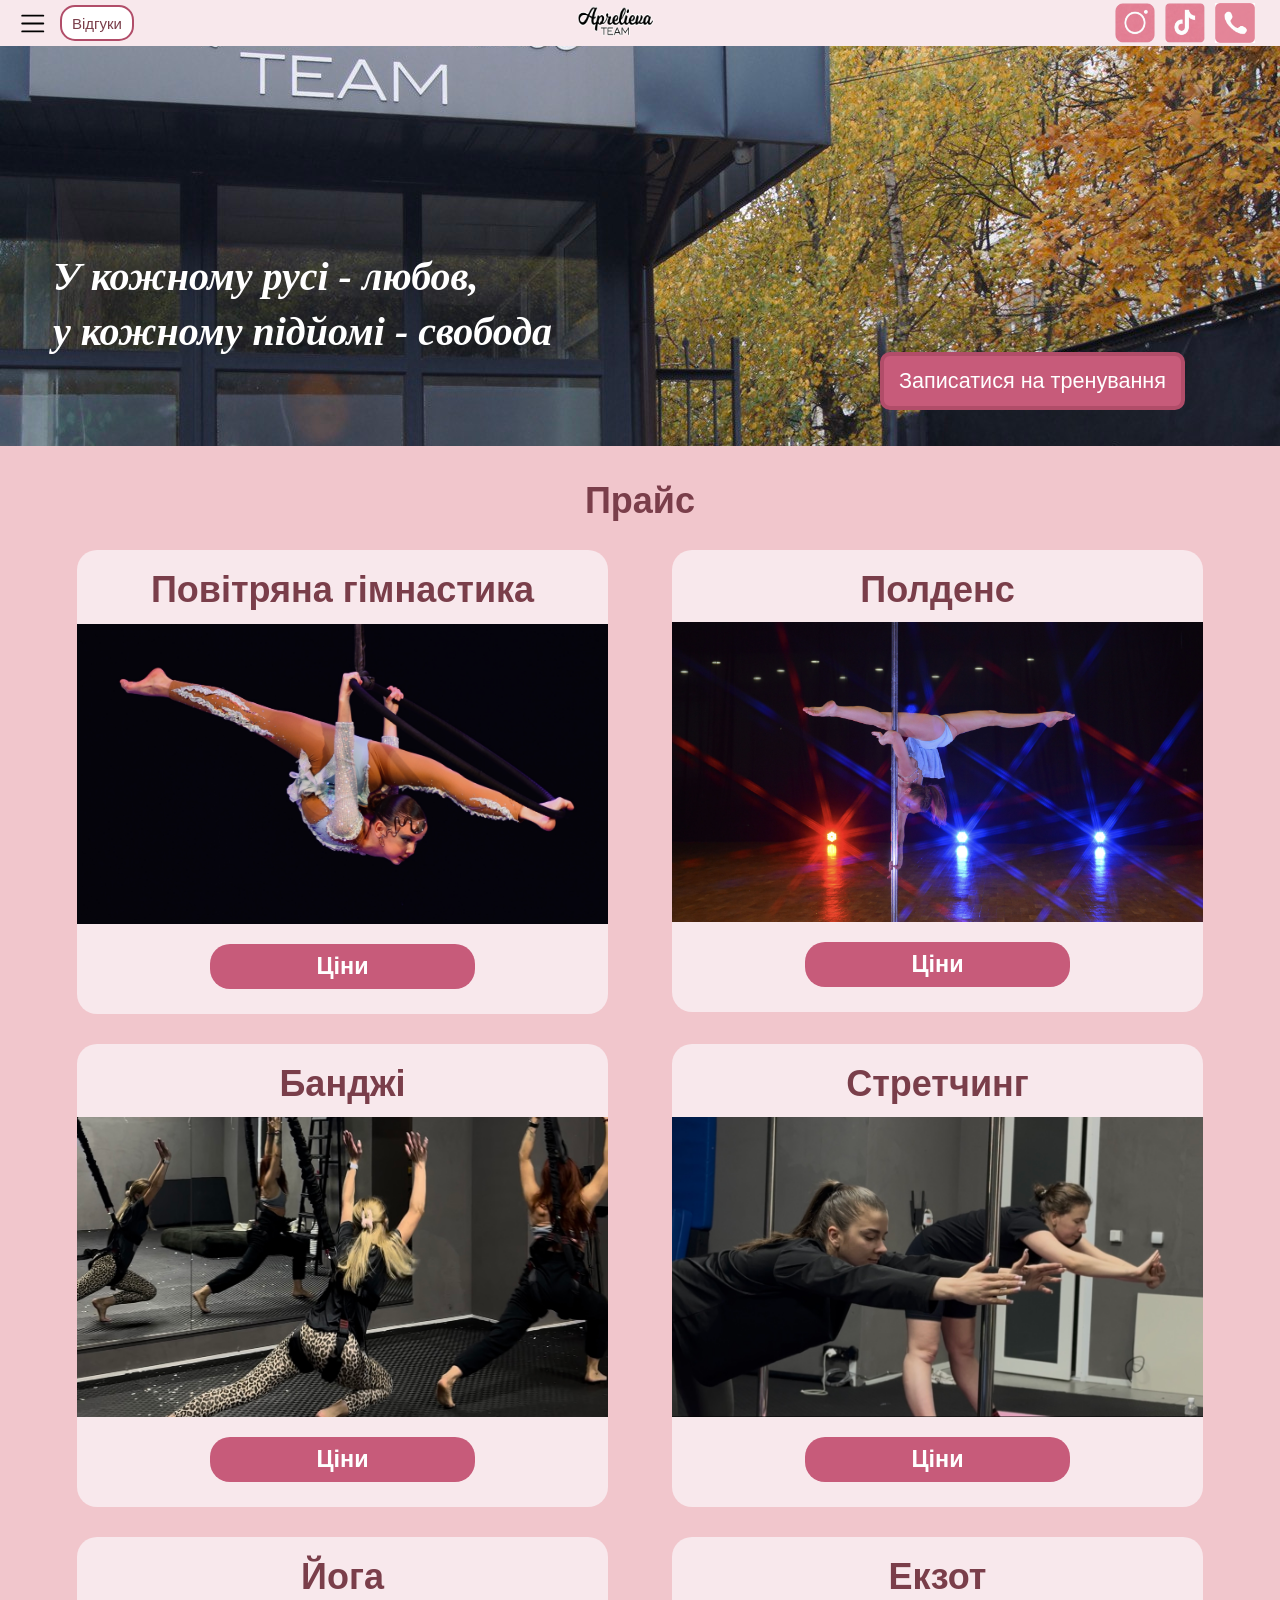
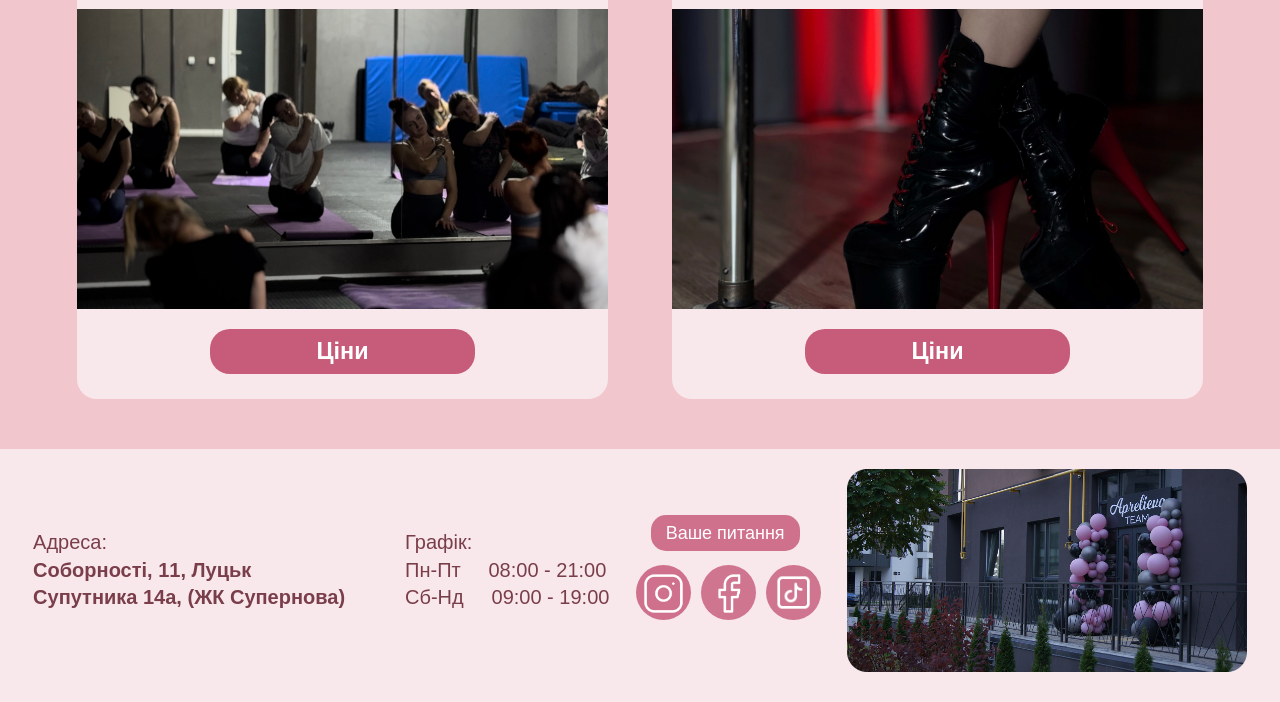
<file: events/index.html>
﻿<!doctype html>
<html
  lang="en"
  data-ws-project="19c9471e-55af-4f52-b61d-fa100c10240f"
  data-ws-last-published="2026-05-16T18:20:23.245Z"
>
  <head>
    <link
      rel="stylesheet"
      type="text/css"
      href="/assets/static/app_generated_index-6937cd5a._UcKe8No.css"
    />
    <meta charset="UTF-8" />
    <meta name="viewport" content="width=device-width,initial-scale=1" />
    <meta property="og:url" content="https://url/events" />
    <meta property="og:title" content="Untitled" />
    <meta property="og:type" content="website" />
    <meta name="robots" content="noindex, nofollow" />
    <meta property="twitter:card" content="summary_large_image" />
    <title>Untitled</title>
  </head>
  <body class="w-element c1rbse75">
    <div
      class="w-element cry9bxc c1qyy4dh c1wt8a7g c1lxiyww cgn90jy cuordau clnhgiz c1ngdwug c10yh23j c1sz3la2 c1saaox1 c1oxhx54 c1np8q7w c12iz4pn c1s5r7yb"
    >
      <button
        type="button"
        class="w-button csru8nn c1qyy4dh ct02u4h c1e7helk c9dia3q chby825 cj9cgi3 cmrkua2 chxr8al clh6saz cy1haag c6xd4vr ckuswpy c1fo9lv5 c1ac3kc0 cl8xzcs c19ip5yl c178sslk cdtbwtz c1i7nyap c1q0jf93 cff9lwm cdoj399 c9tqkg0 c14v8q3d"
        aria-haspopup="dialog"
        aria-expanded="false"
        aria-controls="radix-:R4m:"
        data-state="closed"
      >
        <div class="w-html-embed c8xita1 c1qlwt3r">
          <svg
            xmlns="http://www.w3.org/2000/svg"
            fill="none"
            viewBox="0 0 16 16"
            width="100%"
            height="100%"
            style="display: block"
          >
            <path
              stroke="currentColor"
              stroke-linecap="round"
              stroke-linejoin="round"
              d="M2.667 8h10.666M2.667 4h10.666M2.667 12h10.666"
            />
          </svg>
        </div></button
      ><button
        class="w-element c1lrq100 cdpnt9v c1u1jra5 c3ovwjq cgokyrd c1rz9aaq cnxdcup c1idwigv cd1r06b cavd3zn cmyg2r9 c1cvcmzo c9h53jh c1k0o02s c143p8o c1k26d3g coyqk5m c1ngdwug c10yh23j ckkbdq2 c1wxg36x c17b9p6f cuiv0do cohhi8y cr2orvw cgb53j1 c1ro4ucl c1s5r7yb c1ggkywf"
      >
        Відгуки</button
      ><a href="/" class="w-element cir85gx c9jnjeu c1357293"
        ><img
          alt=""
          width="90"
          height="630"
          src="/assets/aprelieva_team_png_1_8szrb4w33QDkALAI9uON9.png"
          class="w-image c143p8o c9jnjeu c12sm2j2 cavd3zn c1ncfyhk c1357293 c937pos c6lwvnh cvnwoad c1jrt3rz c1d8arwn cfmtbnp cafy7li"
          sizes="100vw"
          srcset="
            /assets/aprelieva_team_png_1_8szrb4w33QDkALAI9uON9.png  16w,
            /assets/aprelieva_team_png_1_8szrb4w33QDkALAI9uON9.png  32w,
            /assets/aprelieva_team_png_1_8szrb4w33QDkALAI9uON9.png  48w,
            /assets/aprelieva_team_png_1_8szrb4w33QDkALAI9uON9.png  64w,
            /assets/aprelieva_team_png_1_8szrb4w33QDkALAI9uON9.png  96w,
            /assets/aprelieva_team_png_1_8szrb4w33QDkALAI9uON9.png 128w,
            /assets/aprelieva_team_png_1_8szrb4w33QDkALAI9uON9.png 256w
          "
          decoding="async"
          loading="lazy" /></a
      ><a
        href="https://www.instagram.com/aprelieva_team?igsh=OXBxeXJrYWNtcTIx"
        class="w-element cir85gx"
        ><img
          alt=""
          width="81"
          height="81"
          src="/assets/image_49_tBN-XxhpkPcy2qhr9VS11.png"
          class="w-image c1drl6o7 c15a6z8g crlvqca cf41opd c1tb5lbl c1si4a8i c1qlwt3r cgb53j1 c1l3jh5c"
          sizes="100vw"
          srcset="
            /assets/image_49_tBN-XxhpkPcy2qhr9VS11.png  16w,
            /assets/image_49_tBN-XxhpkPcy2qhr9VS11.png  32w,
            /assets/image_49_tBN-XxhpkPcy2qhr9VS11.png  48w,
            /assets/image_49_tBN-XxhpkPcy2qhr9VS11.png  64w,
            /assets/image_49_tBN-XxhpkPcy2qhr9VS11.png  96w,
            /assets/image_49_tBN-XxhpkPcy2qhr9VS11.png 128w,
            /assets/image_49_tBN-XxhpkPcy2qhr9VS11.png 256w
          "
          decoding="async"
          loading="lazy" /></a
      ><a
        href="https://www.tiktok.com/@aerial.aprelieva_"
        class="w-element cir85gx"
        ><img
          alt=""
          width="81"
          height="81"
          src="/assets/image_48_Z-gNsGXLnWeH2UgkXaYQs.png"
          class="w-image c1drl6o7 crlvqca c15a6z8g cf41opd c1si4a8i c1tb5lbl c1qlwt3r cgb53j1"
          sizes="100vw"
          srcset="
            /assets/image_48_Z-gNsGXLnWeH2UgkXaYQs.png  16w,
            /assets/image_48_Z-gNsGXLnWeH2UgkXaYQs.png  32w,
            /assets/image_48_Z-gNsGXLnWeH2UgkXaYQs.png  48w,
            /assets/image_48_Z-gNsGXLnWeH2UgkXaYQs.png  64w,
            /assets/image_48_Z-gNsGXLnWeH2UgkXaYQs.png  96w,
            /assets/image_48_Z-gNsGXLnWeH2UgkXaYQs.png 128w,
            /assets/image_48_Z-gNsGXLnWeH2UgkXaYQs.png 256w
          "
          decoding="async"
          loading="lazy" /></a
      ><a href="tel:+380633328239" class="w-element cir85gx"
        ><img
          alt=""
          width="1008"
          height="1016"
          src="/assets/ef8d7669-07f0-4fb5-89a0-7e9e44892a3d_P4olqtPflCJTJWYCFgnWT.png"
          class="w-image crlvqca cetw895 c1drl6o7 cf41opd c1si4a8i cwysdja c1qlwt3r cgb53j1 c188an48 c96rhjx"
          sizes="100vw"
          srcset="
            /assets/ef8d7669-07f0-4fb5-89a0-7e9e44892a3d_P4olqtPflCJTJWYCFgnWT.png   16w,
            /assets/ef8d7669-07f0-4fb5-89a0-7e9e44892a3d_P4olqtPflCJTJWYCFgnWT.png   32w,
            /assets/ef8d7669-07f0-4fb5-89a0-7e9e44892a3d_P4olqtPflCJTJWYCFgnWT.png   48w,
            /assets/ef8d7669-07f0-4fb5-89a0-7e9e44892a3d_P4olqtPflCJTJWYCFgnWT.png   64w,
            /assets/ef8d7669-07f0-4fb5-89a0-7e9e44892a3d_P4olqtPflCJTJWYCFgnWT.png   96w,
            /assets/ef8d7669-07f0-4fb5-89a0-7e9e44892a3d_P4olqtPflCJTJWYCFgnWT.png  128w,
            /assets/ef8d7669-07f0-4fb5-89a0-7e9e44892a3d_P4olqtPflCJTJWYCFgnWT.png  256w,
            /assets/ef8d7669-07f0-4fb5-89a0-7e9e44892a3d_P4olqtPflCJTJWYCFgnWT.png  384w,
            /assets/ef8d7669-07f0-4fb5-89a0-7e9e44892a3d_P4olqtPflCJTJWYCFgnWT.png  640w,
            /assets/ef8d7669-07f0-4fb5-89a0-7e9e44892a3d_P4olqtPflCJTJWYCFgnWT.png  750w,
            /assets/ef8d7669-07f0-4fb5-89a0-7e9e44892a3d_P4olqtPflCJTJWYCFgnWT.png  828w,
            /assets/ef8d7669-07f0-4fb5-89a0-7e9e44892a3d_P4olqtPflCJTJWYCFgnWT.png 1080w,
            /assets/ef8d7669-07f0-4fb5-89a0-7e9e44892a3d_P4olqtPflCJTJWYCFgnWT.png 1200w,
            /assets/ef8d7669-07f0-4fb5-89a0-7e9e44892a3d_P4olqtPflCJTJWYCFgnWT.png 1920w,
            /assets/ef8d7669-07f0-4fb5-89a0-7e9e44892a3d_P4olqtPflCJTJWYCFgnWT.png 2048w
          "
          decoding="async"
          loading="lazy"
      /></a>
    </div>
    <div class="w-element c3hctjf caqx3ze csxm8zh">
      <img
        alt=""
        width="479"
        height="400"
        src="/assets/photo_2026-01-07_21-20-00_4gm1RUwUwUSnhwdefgkS5.jpg"
        class="w-image c16euuik c1w5myg6 c1lqmysf cpl5pjo c1gxuxwl c3hctjf czr2pxy"
        sizes="100vw"
        srcset="
          /assets/photo_2026-01-07_21-20-00_4gm1RUwUwUSnhwdefgkS5.jpg   16w,
          /assets/photo_2026-01-07_21-20-00_4gm1RUwUwUSnhwdefgkS5.jpg   32w,
          /assets/photo_2026-01-07_21-20-00_4gm1RUwUwUSnhwdefgkS5.jpg   48w,
          /assets/photo_2026-01-07_21-20-00_4gm1RUwUwUSnhwdefgkS5.jpg   64w,
          /assets/photo_2026-01-07_21-20-00_4gm1RUwUwUSnhwdefgkS5.jpg   96w,
          /assets/photo_2026-01-07_21-20-00_4gm1RUwUwUSnhwdefgkS5.jpg  128w,
          /assets/photo_2026-01-07_21-20-00_4gm1RUwUwUSnhwdefgkS5.jpg  256w,
          /assets/photo_2026-01-07_21-20-00_4gm1RUwUwUSnhwdefgkS5.jpg  384w,
          /assets/photo_2026-01-07_21-20-00_4gm1RUwUwUSnhwdefgkS5.jpg  640w,
          /assets/photo_2026-01-07_21-20-00_4gm1RUwUwUSnhwdefgkS5.jpg  750w,
          /assets/photo_2026-01-07_21-20-00_4gm1RUwUwUSnhwdefgkS5.jpg  828w,
          /assets/photo_2026-01-07_21-20-00_4gm1RUwUwUSnhwdefgkS5.jpg 1080w
        "
        decoding="async"
        loading="lazy"
      />
      <p
        class="w-element cm9s8j1 c1j1xq0f ct5hk3t cnonmc3 c11pk6w2 c1cb3y4c c178psvk cvdg15f c67f1ov c1r17tdm c1kz4bsi cy8j7mm c1hwbdwo c10mz0pn c1gut7ra cvyaqlm c1wn9gbn ckhl5v6 c135vpv5 c1b1clqm chiu94f c1hnqa4c c154f7ei ckogthz c1k9b94x ct2q7n0 cwkwg65 cf2tlwo cf1rp6o"
      >
        У кожному русі - любов,<br />у кожному підйомі - свобода<br />
      </p>
      <div
        class="w-element cn12ej2 cavd3zn cqlgez2 c14ymtwm c1rvd7tj c1xqcs4q c1s905i0 cyyop96 co37t6x"
      >
        <a
          href="https://www.instagram.com/aprelieva_team?igsh=OXBxeXJrYWNtcTIx"
          class="w-element ciu59yn c1b1clqm c1nq0kxk cu3pi3e c5x2380 c14yuvmm cn12ej2 cb600z1 c6abxro cpg6qcg c113dgjw cdwd3jx cdaqjl5 cisoiyb cc0k4t4 c1cvcmzo cpysbhr c135vpv5 c18bk9h5 c17nb4qn cohhi8y cmq09sf cv8r3fp c1lqmysf c6tin0 c1efg34n c11nvl6w c37pg5i c1sicgac chl4pjj cbjf47k cqihi0u"
          >Записатися на тренування</a
        >
      </div>
    </div>
    <h1
      class="w-element c1qom380 c1wxg36x c1svg9ka c12x7eb7 c18i1rd8 c1vnf310 c2bznh9"
    >
      Прайс
    </h1>
    <div
      class="w-element cry9bxc c9jnjeu c1357293 ctui7sd c1bsvhny cizjjwu c15zt9wp c15cml01 cgb99cz ce1qmkg c16xs6ny c1b95j1f c13kpqk0 clyx4me"
    >
      <div
        class="w-element clnhgiz c1w14gb3 c7ylbzb c5u7r4m c1h5pqsu cry9bxc c1lfjoq7 cgn90jy c1qyy4dh c1fhiulb ckwa7ac cwvmag4 c3oxoav c5m8ase cqeb86t ct02u4h c1482uel c17b9p6f c1cbqmgu cs0gbfn c199g7lo c1hyheg1"
      >
        <h1
          class="w-element cu3d5o1 c65wked cgio8rj ctiwl9g c1wxg36x c1qom380 cn3qe2k cl4bapb c2bznh9 c1cqrdfr c1uj36h6 c12x7eb7 c1h20old c113gn40"
        >
          Повітряна гімнастика
        </h1>
        <img
          alt=""
          width="2569"
          height="1713"
          src="/assets/IMG_9823_Bs1pZ5AB-BUkDsab_CB_0.JPG"
          class="w-image czr2pxy cphkv9u c1gxuxwl c1t2vwb5"
          sizes="100vw"
          srcset="
            /assets/IMG_9823_Bs1pZ5AB-BUkDsab_CB_0.JPG   16w,
            /assets/IMG_9823_Bs1pZ5AB-BUkDsab_CB_0.JPG   32w,
            /assets/IMG_9823_Bs1pZ5AB-BUkDsab_CB_0.JPG   48w,
            /assets/IMG_9823_Bs1pZ5AB-BUkDsab_CB_0.JPG   64w,
            /assets/IMG_9823_Bs1pZ5AB-BUkDsab_CB_0.JPG   96w,
            /assets/IMG_9823_Bs1pZ5AB-BUkDsab_CB_0.JPG  128w,
            /assets/IMG_9823_Bs1pZ5AB-BUkDsab_CB_0.JPG  256w,
            /assets/IMG_9823_Bs1pZ5AB-BUkDsab_CB_0.JPG  384w,
            /assets/IMG_9823_Bs1pZ5AB-BUkDsab_CB_0.JPG  640w,
            /assets/IMG_9823_Bs1pZ5AB-BUkDsab_CB_0.JPG  750w,
            /assets/IMG_9823_Bs1pZ5AB-BUkDsab_CB_0.JPG  828w,
            /assets/IMG_9823_Bs1pZ5AB-BUkDsab_CB_0.JPG 1080w,
            /assets/IMG_9823_Bs1pZ5AB-BUkDsab_CB_0.JPG 1200w,
            /assets/IMG_9823_Bs1pZ5AB-BUkDsab_CB_0.JPG 1920w,
            /assets/IMG_9823_Bs1pZ5AB-BUkDsab_CB_0.JPG 2048w,
            /assets/IMG_9823_Bs1pZ5AB-BUkDsab_CB_0.JPG 3840w
          "
          decoding="async"
          loading="lazy"
        /><button
          type="button"
          class="w-button csru8nn c1qyy4dh ct02u4h ciu59yn c1w14gb3 c7ylbzb c1h5pqsu c5u7r4m c1mdo6kq csz3yie c1cb3y4c c6xd4vr cb600z1 cpg6qcg c6abxro c113dgjw c1rrfr5h c1b1clqm cjljt53 c18rzt80 cdtbwtz c1i7nyap c1q0jf93 cff9lwm cdoj399 c9tqkg0 c14v8q3d c11228xy c1gyam4v c1uj36h6"
          aria-haspopup="dialog"
          aria-expanded="false"
          aria-controls="radix-:R366:"
          data-state="closed"
        >
          Ціни
        </button>
      </div>
      <div
        class="w-element clnhgiz ckwa7ac c1w14gb3 c7ylbzb c5u7r4m c1h5pqsu cry9bxc c1lfjoq7 cgn90jy c1qyy4dh c1fhiulb c3oxoav cwvmag4 c1482uel c17b9p6f c199g7lo c1hyheg1 c133czd7 cec2gmf"
      >
        <h1
          class="w-element cu3d5o1 c65wked cgio8rj ctiwl9g c1wxg36x c1qom380 c1pfl78u cl4bapb c2bznh9 c1uj36h6 c1cqrdfr cs1aog0 ctamqs5 c12x7eb7"
        >
          Полденс
        </h1>
        <img
          alt=""
          width="7040"
          height="4698"
          src="/assets/IMG_8505_f6S4pAODnUCLtljp01ai-.JPG"
          class="w-image czr2pxy cphkv9u c1gxuxwl c1t2vwb5 cokj6pz cfuec9s cqe39x4 c199g7lo"
          sizes="100vw"
          srcset="
            /assets/IMG_8505_f6S4pAODnUCLtljp01ai-.JPG   16w,
            /assets/IMG_8505_f6S4pAODnUCLtljp01ai-.JPG   32w,
            /assets/IMG_8505_f6S4pAODnUCLtljp01ai-.JPG   48w,
            /assets/IMG_8505_f6S4pAODnUCLtljp01ai-.JPG   64w,
            /assets/IMG_8505_f6S4pAODnUCLtljp01ai-.JPG   96w,
            /assets/IMG_8505_f6S4pAODnUCLtljp01ai-.JPG  128w,
            /assets/IMG_8505_f6S4pAODnUCLtljp01ai-.JPG  256w,
            /assets/IMG_8505_f6S4pAODnUCLtljp01ai-.JPG  384w,
            /assets/IMG_8505_f6S4pAODnUCLtljp01ai-.JPG  640w,
            /assets/IMG_8505_f6S4pAODnUCLtljp01ai-.JPG  750w,
            /assets/IMG_8505_f6S4pAODnUCLtljp01ai-.JPG  828w,
            /assets/IMG_8505_f6S4pAODnUCLtljp01ai-.JPG 1080w,
            /assets/IMG_8505_f6S4pAODnUCLtljp01ai-.JPG 1200w,
            /assets/IMG_8505_f6S4pAODnUCLtljp01ai-.JPG 1920w,
            /assets/IMG_8505_f6S4pAODnUCLtljp01ai-.JPG 2048w,
            /assets/IMG_8505_f6S4pAODnUCLtljp01ai-.JPG 3840w
          "
          decoding="async"
          loading="lazy"
        /><button
          type="button"
          class="w-button csru8nn c1qyy4dh ct02u4h ciu59yn c1w14gb3 c7ylbzb c1h5pqsu c5u7r4m c1mdo6kq csz3yie c1cb3y4c c6xd4vr cb600z1 cpg6qcg c6abxro c113dgjw cjljt53 c1rrfr5h c1b1clqm cgn90jy c18rzt80 cdtbwtz c1i7nyap c1q0jf93 cff9lwm cdoj399 c9tqkg0 c14v8q3d cmr7nb6 cicbr1y c11228xy c1gyam4v ctkkqsf c1uj36h6"
          aria-haspopup="dialog"
          aria-expanded="false"
          aria-controls="radix-:R3a6:"
          data-state="closed"
        >
          Ціни
        </button>
      </div>
      <div
        class="w-element clnhgiz ckwa7ac c1w14gb3 c7ylbzb c5u7r4m c1h5pqsu cry9bxc c1lfjoq7 cgn90jy c1qyy4dh ct02u4h c1fhiulb cwvmag4 c3oxoav c1482uel c17b9p6f c199g7lo c1hyheg1 c1kie9r"
      >
        <h1
          class="w-element cu3d5o1 c65wked cgio8rj ctiwl9g c1wxg36x c1qom380 c1pfl78u cl4bapb c2bznh9 c1uj36h6 c1cqrdfr c1hjj1cl ccwvyah c12x7eb7"
        >
          Банджі
        </h1>
        <img
          alt=""
          width="1179"
          height="863"
          src="/assets/IMG_9837_OPTsD-qtiHIS-gm1AFr_e.PNG"
          class="w-image czr2pxy cphkv9u c1gxuxwl c1t2vwb5 c1v5fnli c199g7lo"
          sizes="100vw"
          srcset="
            /assets/IMG_9837_OPTsD-qtiHIS-gm1AFr_e.PNG   16w,
            /assets/IMG_9837_OPTsD-qtiHIS-gm1AFr_e.PNG   32w,
            /assets/IMG_9837_OPTsD-qtiHIS-gm1AFr_e.PNG   48w,
            /assets/IMG_9837_OPTsD-qtiHIS-gm1AFr_e.PNG   64w,
            /assets/IMG_9837_OPTsD-qtiHIS-gm1AFr_e.PNG   96w,
            /assets/IMG_9837_OPTsD-qtiHIS-gm1AFr_e.PNG  128w,
            /assets/IMG_9837_OPTsD-qtiHIS-gm1AFr_e.PNG  256w,
            /assets/IMG_9837_OPTsD-qtiHIS-gm1AFr_e.PNG  384w,
            /assets/IMG_9837_OPTsD-qtiHIS-gm1AFr_e.PNG  640w,
            /assets/IMG_9837_OPTsD-qtiHIS-gm1AFr_e.PNG  750w,
            /assets/IMG_9837_OPTsD-qtiHIS-gm1AFr_e.PNG  828w,
            /assets/IMG_9837_OPTsD-qtiHIS-gm1AFr_e.PNG 1080w,
            /assets/IMG_9837_OPTsD-qtiHIS-gm1AFr_e.PNG 1200w,
            /assets/IMG_9837_OPTsD-qtiHIS-gm1AFr_e.PNG 1920w,
            /assets/IMG_9837_OPTsD-qtiHIS-gm1AFr_e.PNG 2048w,
            /assets/IMG_9837_OPTsD-qtiHIS-gm1AFr_e.PNG 3840w
          "
          decoding="async"
          loading="lazy"
        /><button
          type="button"
          class="w-button csru8nn c1qyy4dh ct02u4h ciu59yn c1w14gb3 c7ylbzb c1h5pqsu c5u7r4m c1mdo6kq csz3yie c1cb3y4c c6xd4vr cb600z1 cpg6qcg c6abxro c113dgjw cjljt53 c1rrfr5h c1b1clqm c18rzt80 cdtbwtz c1i7nyap c1q0jf93 cff9lwm cdoj399 c9tqkg0 c14v8q3d c1uj36h6 c11228xy c1gyam4v"
          aria-haspopup="dialog"
          aria-expanded="false"
          aria-controls="radix-:R3e6:"
          data-state="closed"
        >
          Ціни
        </button>
      </div>
      <div
        class="w-element clnhgiz ckwa7ac c1w14gb3 c7ylbzb c5u7r4m c1h5pqsu cry9bxc c1lfjoq7 cgn90jy c1qyy4dh ct02u4h c1fhiulb c3oxoav cwvmag4 c1482uel c17b9p6f c199g7lo c1hyheg1 c1kie9r"
      >
        <h1
          class="w-element cu3d5o1 c65wked cgio8rj ctiwl9g c1wxg36x c1qom380 c1pfl78u cl4bapb c2bznh9 c1uj36h6 c1cqrdfr c1hjj1cl ccwvyah c12x7eb7"
        >
          Стретчинг
        </h1>
        <img
          alt=""
          width="1179"
          height="663"
          src="/assets/IMG_9972_(2)_rdhrNJNyyTLS1r3hqLuKE.PNG"
          class="w-image czr2pxy cphkv9u c1gxuxwl c1t2vwb5"
          sizes="100vw"
          srcset="
            /assets/IMG_9972_(2)_rdhrNJNyyTLS1r3hqLuKE.PNG   16w,
            /assets/IMG_9972_(2)_rdhrNJNyyTLS1r3hqLuKE.PNG   32w,
            /assets/IMG_9972_(2)_rdhrNJNyyTLS1r3hqLuKE.PNG   48w,
            /assets/IMG_9972_(2)_rdhrNJNyyTLS1r3hqLuKE.PNG   64w,
            /assets/IMG_9972_(2)_rdhrNJNyyTLS1r3hqLuKE.PNG   96w,
            /assets/IMG_9972_(2)_rdhrNJNyyTLS1r3hqLuKE.PNG  128w,
            /assets/IMG_9972_(2)_rdhrNJNyyTLS1r3hqLuKE.PNG  256w,
            /assets/IMG_9972_(2)_rdhrNJNyyTLS1r3hqLuKE.PNG  384w,
            /assets/IMG_9972_(2)_rdhrNJNyyTLS1r3hqLuKE.PNG  640w,
            /assets/IMG_9972_(2)_rdhrNJNyyTLS1r3hqLuKE.PNG  750w,
            /assets/IMG_9972_(2)_rdhrNJNyyTLS1r3hqLuKE.PNG  828w,
            /assets/IMG_9972_(2)_rdhrNJNyyTLS1r3hqLuKE.PNG 1080w,
            /assets/IMG_9972_(2)_rdhrNJNyyTLS1r3hqLuKE.PNG 1200w,
            /assets/IMG_9972_(2)_rdhrNJNyyTLS1r3hqLuKE.PNG 1920w,
            /assets/IMG_9972_(2)_rdhrNJNyyTLS1r3hqLuKE.PNG 2048w,
            /assets/IMG_9972_(2)_rdhrNJNyyTLS1r3hqLuKE.PNG 3840w
          "
          decoding="async"
          loading="lazy"
        /><button
          type="button"
          class="w-button csru8nn c1qyy4dh ct02u4h ciu59yn c1w14gb3 c7ylbzb c1h5pqsu c5u7r4m c1mdo6kq csz3yie c1cb3y4c c6xd4vr cb600z1 cpg6qcg c6abxro c113dgjw cjljt53 c1rrfr5h c1b1clqm c18rzt80 cdtbwtz c1i7nyap c1q0jf93 cff9lwm cdoj399 c9tqkg0 c14v8q3d c11228xy c1uj36h6 c1gyam4v"
          aria-haspopup="dialog"
          aria-expanded="false"
          aria-controls="radix-:R3i6:"
          data-state="closed"
        >
          Ціни
        </button>
      </div>
      <div
        class="w-element clnhgiz ckwa7ac c1w14gb3 c7ylbzb c5u7r4m c1h5pqsu cry9bxc c1lfjoq7 cgn90jy c1qyy4dh ct02u4h c1fhiulb c3oxoav cwvmag4 c1482uel c17b9p6f c199g7lo c1hyheg1 c1kie9r"
      >
        <h1
          class="w-element cu3d5o1 c65wked cgio8rj ctiwl9g c1wxg36x c1qom380 c1pfl78u cl4bapb c1hjj1cl ccwvyah c12x7eb7 c2bznh9 c1uj36h6 c1cqrdfr"
        >
          Йога
        </h1>
        <img
          alt=""
          width="1668"
          height="938"
          src="/assets/IMG_2597_RGH8dO4xzVNRPX6_2mxnq.PNG"
          class="w-image czr2pxy cphkv9u c1gxuxwl c1t2vwb5 c1v5fnli c199g7lo"
          sizes="100vw"
          srcset="
            /assets/IMG_2597_RGH8dO4xzVNRPX6_2mxnq.PNG   16w,
            /assets/IMG_2597_RGH8dO4xzVNRPX6_2mxnq.PNG   32w,
            /assets/IMG_2597_RGH8dO4xzVNRPX6_2mxnq.PNG   48w,
            /assets/IMG_2597_RGH8dO4xzVNRPX6_2mxnq.PNG   64w,
            /assets/IMG_2597_RGH8dO4xzVNRPX6_2mxnq.PNG   96w,
            /assets/IMG_2597_RGH8dO4xzVNRPX6_2mxnq.PNG  128w,
            /assets/IMG_2597_RGH8dO4xzVNRPX6_2mxnq.PNG  256w,
            /assets/IMG_2597_RGH8dO4xzVNRPX6_2mxnq.PNG  384w,
            /assets/IMG_2597_RGH8dO4xzVNRPX6_2mxnq.PNG  640w,
            /assets/IMG_2597_RGH8dO4xzVNRPX6_2mxnq.PNG  750w,
            /assets/IMG_2597_RGH8dO4xzVNRPX6_2mxnq.PNG  828w,
            /assets/IMG_2597_RGH8dO4xzVNRPX6_2mxnq.PNG 1080w,
            /assets/IMG_2597_RGH8dO4xzVNRPX6_2mxnq.PNG 1200w,
            /assets/IMG_2597_RGH8dO4xzVNRPX6_2mxnq.PNG 1920w,
            /assets/IMG_2597_RGH8dO4xzVNRPX6_2mxnq.PNG 2048w,
            /assets/IMG_2597_RGH8dO4xzVNRPX6_2mxnq.PNG 3840w
          "
          decoding="async"
          loading="lazy"
        /><button
          type="button"
          class="w-button c1qyy4dh ct02u4h ciu59yn c1w14gb3 c7ylbzb c1h5pqsu c5u7r4m c1mdo6kq csz3yie c1cb3y4c c6xd4vr cb600z1 cpg6qcg c6abxro c113dgjw cjljt53 c1rrfr5h c1b1clqm csru8nn c18rzt80 cdtbwtz c1i7nyap c1q0jf93 cff9lwm cdoj399 c9tqkg0 c14v8q3d c11228xy c1uj36h6 c1gyam4v"
          aria-haspopup="dialog"
          aria-expanded="false"
          aria-controls="radix-:R3m6:"
          data-state="closed"
        >
          Ціни
        </button>
      </div>
      <div
        class="w-element clnhgiz ckwa7ac c1w14gb3 c7ylbzb c5u7r4m c1h5pqsu cry9bxc c1lfjoq7 cgn90jy c1qyy4dh ct02u4h c1fhiulb cwvmag4 c3oxoav c1482uel c17b9p6f c199g7lo c1hyheg1 c1kie9r"
      >
        <h1
          class="w-element cu3d5o1 c65wked cgio8rj ctiwl9g c1wxg36x c1qom380 c1pfl78u cl4bapb c1hjj1cl ccwvyah c12x7eb7 c2bznh9 c1uj36h6 c1cqrdfr"
        >
          Екзот
        </h1>
        <img
          alt=""
          width="2640"
          height="2112"
          src="/assets/IMG_2592_yajfnV3z8Jn9ToIp9JwMw.JPG"
          class="w-image czr2pxy cphkv9u c1gxuxwl c1t2vwb5 c1v5fnli c199g7lo"
          sizes="100vw"
          srcset="
            /assets/IMG_2592_yajfnV3z8Jn9ToIp9JwMw.JPG   16w,
            /assets/IMG_2592_yajfnV3z8Jn9ToIp9JwMw.JPG   32w,
            /assets/IMG_2592_yajfnV3z8Jn9ToIp9JwMw.JPG   48w,
            /assets/IMG_2592_yajfnV3z8Jn9ToIp9JwMw.JPG   64w,
            /assets/IMG_2592_yajfnV3z8Jn9ToIp9JwMw.JPG   96w,
            /assets/IMG_2592_yajfnV3z8Jn9ToIp9JwMw.JPG  128w,
            /assets/IMG_2592_yajfnV3z8Jn9ToIp9JwMw.JPG  256w,
            /assets/IMG_2592_yajfnV3z8Jn9ToIp9JwMw.JPG  384w,
            /assets/IMG_2592_yajfnV3z8Jn9ToIp9JwMw.JPG  640w,
            /assets/IMG_2592_yajfnV3z8Jn9ToIp9JwMw.JPG  750w,
            /assets/IMG_2592_yajfnV3z8Jn9ToIp9JwMw.JPG  828w,
            /assets/IMG_2592_yajfnV3z8Jn9ToIp9JwMw.JPG 1080w,
            /assets/IMG_2592_yajfnV3z8Jn9ToIp9JwMw.JPG 1200w,
            /assets/IMG_2592_yajfnV3z8Jn9ToIp9JwMw.JPG 1920w,
            /assets/IMG_2592_yajfnV3z8Jn9ToIp9JwMw.JPG 2048w,
            /assets/IMG_2592_yajfnV3z8Jn9ToIp9JwMw.JPG 3840w
          "
          decoding="async"
          loading="lazy"
        /><button
          type="button"
          class="w-button csru8nn c1qyy4dh ct02u4h ciu59yn c1w14gb3 c7ylbzb c1h5pqsu c5u7r4m c1mdo6kq csz3yie c1cb3y4c c6xd4vr cb600z1 cpg6qcg c6abxro c113dgjw cjljt53 c1rrfr5h c1b1clqm c18rzt80 cdtbwtz c1i7nyap c1q0jf93 cff9lwm cdoj399 c9tqkg0 c14v8q3d c1uj36h6 ctkkqsf c11228xy c1gyam4v"
          aria-haspopup="dialog"
          aria-expanded="false"
          aria-controls="radix-:R3q6:"
          data-state="closed"
        >
          Ціни
        </button>
      </div>
    </div>
    <div
      class="w-element clnhgiz ch51qie c125plrs c9jnjeu c1357293 cry9bxc c1cegu17 cx36bpy c1qyy4dh ce1qmkg cgn90jy c1lxiyww c1jjfh4b cmoe9jo c1obig1w c1hyheg1 c1fpvx8m c1sz3la2 c1axzryg cp8vz4m"
    >
      <div
        class="w-element c937pos c1v5v0 c874743 cx6c9kw c181xomn c1yyy08r cbjf47k cry9bxc c17duva6 c1ps4txv c8xita1 cqk8ew7 c1e2b3ev cnfsbl9 c1rsgvx8 ctf8nym c1cqrdfr c1lqmysf"
      >
        <div class="w-element c1onjpca">
          <p
            class="w-element c1wxg36x co8gpyk c1tme1mb c1eyv08h c12jhily cq4dxli c1482uel csyzqty cp5p7fk c1fzqirp c1ro4ucl"
          >
            Адреса:<br /><b class="w-element">Соборності, 11, Луцьк</b><br /><b
              class="w-element"
              >Супутника 14а, (ЖК Супернова)</b
            >
          </p>
        </div>
        <div class="w-element">
          <p
            class="w-element c1wxg36x c1jz7gid c1tme1mb co8gpyk c1eyv08h c12jhily c9ubnvy cqe39x4 c1hj59h4 csyzqty c1fzqirp c1ro4ucl"
          >
            Графік:<br />Пн-Пт 08:00 - 21:00<br />Сб-Нд 09:00 - 19:00
          </p>
        </div>
      </div>
      <div
        class="w-element c3jndn5 c7klx50 c1qrxaqp c2zcut6 c1b0nswz c1gw84sn crnk5aq"
      >
        <a
          href="https://www.instagram.com/aprelieva_team?igsh=OXBxeXJrYWNtcTIx"
          class="w-element c1q2ihc5 c1lrq100 cdpnt9v c1u1jra5 c3ovwjq c1rz9aaq cnxdcup c1idwigv cd1r06b c1b1clqm c3w6o8i c113dgjw c1x4o3yc cpg6qcg cl4bapb ckkbdq2 c135vpv5 c17qu19u c12f3mdq crh40th c1x7vwor cl5j4eb c1o1u7kg c1ruj6k9 cqe39x4 c9ubnvy cs1aog0 c13madgv c15ofxyx c1x2v3a3 cxgh4jj c1v2g9jn c13ftgcq cnlef5d c15pbqqy"
          >Ваше питання</a
        >
        <div
          class="w-element c7klx50 c1ur2mcm c2zcut6 c1g8516c c89odtq ctamqs5 cjljt53 cry9bxc cizjjwu c1h82vm9"
        >
          <a
            href="https://www.instagram.com/aprelieva_team?igsh=OXBxeXJrYWNtcTIx"
            class="w-element c1q2ihc5 c1lrq100 cdpnt9v c1u1jra5 c3ovwjq c1ugjd4d c1wbbrzh c1afjekm c1grw0kp c1b1clqm c1p4ollr c1em9s26 cir85gx c135vpv5 c1qom380 c3yiua4 cudvqzq c1c1rn2w c12f3mdq crh40th c1ttp6ok cjbr9c5 ch2clax c1xgaagj czdeg3 c132xu03 c13madgv c1x2v3a3 c13ftgcq cnlef5d c15pbqqy cx4zgff c2wjayf"
            ><img
              alt=""
              width="281"
              height="280"
              src="/assets/Instagram_MPu8LMqZg1p83s50B9PUE.png"
              class="w-image cybwsdi c1igcr36 cir85gx"
              sizes="100vw"
              srcset="
                /assets/Instagram_MPu8LMqZg1p83s50B9PUE.png  16w,
                /assets/Instagram_MPu8LMqZg1p83s50B9PUE.png  32w,
                /assets/Instagram_MPu8LMqZg1p83s50B9PUE.png  48w,
                /assets/Instagram_MPu8LMqZg1p83s50B9PUE.png  64w,
                /assets/Instagram_MPu8LMqZg1p83s50B9PUE.png  96w,
                /assets/Instagram_MPu8LMqZg1p83s50B9PUE.png 128w,
                /assets/Instagram_MPu8LMqZg1p83s50B9PUE.png 256w,
                /assets/Instagram_MPu8LMqZg1p83s50B9PUE.png 384w,
                /assets/Instagram_MPu8LMqZg1p83s50B9PUE.png 640w
              "
              decoding="async"
              loading="lazy" /></a
          ><a
            href="https://www.facebook.com/share/1D6bZyWQoK/?mibextid=wwXIfr"
            class="w-element c1edubs3 c1lrq100 cdpnt9v c1u1jra5 c3ovwjq c1ugjd4d c1wbbrzh c1afjekm c1grw0kp c1b1clqm c1p4ollr c1em9s26 cir85gx c135vpv5 c1qom380 c3yiua4 cudvqzq c1c1rn2w c12f3mdq crh40th c1ttp6ok cjbr9c5 c132xu03 ch2clax c1xgaagj czdeg3 c13madgv c1x2v3a3 c13ftgcq cnlef5d c15pbqqy cx4zgff c2wjayf"
            ><img
              alt=""
              width="281"
              height="280"
              src="/assets/Facebook_sLtMg777wOCBX6cFjbGRD.png"
              class="w-image cybwsdi c1igcr36"
              sizes="100vw"
              srcset="
                /assets/Facebook_sLtMg777wOCBX6cFjbGRD.png  16w,
                /assets/Facebook_sLtMg777wOCBX6cFjbGRD.png  32w,
                /assets/Facebook_sLtMg777wOCBX6cFjbGRD.png  48w,
                /assets/Facebook_sLtMg777wOCBX6cFjbGRD.png  64w,
                /assets/Facebook_sLtMg777wOCBX6cFjbGRD.png  96w,
                /assets/Facebook_sLtMg777wOCBX6cFjbGRD.png 128w,
                /assets/Facebook_sLtMg777wOCBX6cFjbGRD.png 256w,
                /assets/Facebook_sLtMg777wOCBX6cFjbGRD.png 384w,
                /assets/Facebook_sLtMg777wOCBX6cFjbGRD.png 640w
              "
              decoding="async"
              loading="lazy" /></a
          ><a
            href="https://www.tiktok.com/@aerial.aprelieva_"
            class="w-element c1edubs3 c1lrq100 cdpnt9v c1u1jra5 c3ovwjq c1ugjd4d c1wbbrzh c1afjekm c1grw0kp c1b1clqm c1p4ollr c1em9s26 cir85gx c135vpv5 c1qom380 c3yiua4 cudvqzq c128r2zr c12f3mdq crh40th c1ttp6ok cjbr9c5 c132xu03 ch2clax c1xgaagj czdeg3 c13madgv c1x2v3a3 c13ftgcq cnlef5d c15pbqqy cx4zgff c2wjayf"
            ><img
              alt=""
              width="281"
              height="280"
              src="/assets/icons8-tiktok-48_8UODhAJU39OnU2Wyb7SSy.png"
              class="w-image cybwsdi c1igcr36"
              sizes="100vw"
              srcset="
                /assets/icons8-tiktok-48_8UODhAJU39OnU2Wyb7SSy.png  16w,
                /assets/icons8-tiktok-48_8UODhAJU39OnU2Wyb7SSy.png  32w,
                /assets/icons8-tiktok-48_8UODhAJU39OnU2Wyb7SSy.png  48w,
                /assets/icons8-tiktok-48_8UODhAJU39OnU2Wyb7SSy.png  64w,
                /assets/icons8-tiktok-48_8UODhAJU39OnU2Wyb7SSy.png  96w,
                /assets/icons8-tiktok-48_8UODhAJU39OnU2Wyb7SSy.png 128w,
                /assets/icons8-tiktok-48_8UODhAJU39OnU2Wyb7SSy.png 256w,
                /assets/icons8-tiktok-48_8UODhAJU39OnU2Wyb7SSy.png 384w,
                /assets/icons8-tiktok-48_8UODhAJU39OnU2Wyb7SSy.png 640w
              "
              decoding="async"
              loading="lazy"
          /></a>
        </div>
      </div>
      <div class="w-element curnleh c17jj8qr">
        <img
          alt=""
          width="794"
          height="300"
          src="/assets/1000033997_9_MXIF5qhxWsF1fC2EiLjw0.png"
          class="w-image cddrxfv c1lyhjp7 c1l58yll c1fhiulb c1kne9qb cauqto8 cgn90jy curnleh cqe39x4 c9ubnvy cw4saqy c1rx3y09 c1nqi8vs c1chk6hj"
          sizes="100vw"
          srcset="
            /assets/1000033997_9_MXIF5qhxWsF1fC2EiLjw0.png   16w,
            /assets/1000033997_9_MXIF5qhxWsF1fC2EiLjw0.png   32w,
            /assets/1000033997_9_MXIF5qhxWsF1fC2EiLjw0.png   48w,
            /assets/1000033997_9_MXIF5qhxWsF1fC2EiLjw0.png   64w,
            /assets/1000033997_9_MXIF5qhxWsF1fC2EiLjw0.png   96w,
            /assets/1000033997_9_MXIF5qhxWsF1fC2EiLjw0.png  128w,
            /assets/1000033997_9_MXIF5qhxWsF1fC2EiLjw0.png  256w,
            /assets/1000033997_9_MXIF5qhxWsF1fC2EiLjw0.png  384w,
            /assets/1000033997_9_MXIF5qhxWsF1fC2EiLjw0.png  640w,
            /assets/1000033997_9_MXIF5qhxWsF1fC2EiLjw0.png  750w,
            /assets/1000033997_9_MXIF5qhxWsF1fC2EiLjw0.png  828w,
            /assets/1000033997_9_MXIF5qhxWsF1fC2EiLjw0.png 1080w,
            /assets/1000033997_9_MXIF5qhxWsF1fC2EiLjw0.png 1200w,
            /assets/1000033997_9_MXIF5qhxWsF1fC2EiLjw0.png 1920w
          "
          decoding="async"
          loading="lazy"
        />
      </div>
    </div>
    <script id="vike_pageContext" type="application/json">
      {
        "_urlRewrite": null,
        "pageId": "/pages/events",
        "routeParams": {},
        "data": {
          "url": "https://url/events",
          "system": {
            "params": {},
            "search": {},
            "origin": "https://url",
            "pathname": "/events"
          },
          "resources": {},
          "pageMeta": {
            "title": "Untitled",
            "description": "",
            "excludePageFromSearch": true,
            "language": "",
            "socialImageAssetName": "!undefined",
            "socialImageUrl": "",
            "status": "!undefined",
            "redirect": "",
            "custom": []
          }
        }
      }
    </script>
    <script id="vike_globalContext" type="application/json">
      {}
    </script>
    <script
      src="/assets/entries/entry-server-routing.BMSVuvJ5.js"
      type="module"
      async
    ></script>
    <link
      rel="modulepreload"
      href="/assets/entries/pages_events.D3nPWvWV.js"
      as="script"
      type="text/javascript"
    /><link
      rel="modulepreload"
      href="/assets/chunks/chunk-BLkRbyx4.js"
      as="script"
      type="text/javascript"
    />
  <script src="/assets/reviews-button.js" defer></script>
</body>
</html>
</file>
<file: assets/static/app_generated_index-6937cd5a._UcKe8No.css>
@layer presets{:root{display:grid;min-height:100%;grid-template-rows:auto;grid-template-columns:1fr;font-family:Arial,Roboto,sans-serif;font-size:16px;line-height:1.2;white-space:pre-wrap;white-space-collapse:preserve}a.w-element{box-sizing:border-box}b.w-element{font-weight:700;box-sizing:border-box}body.w-element{box-sizing:border-box;-webkit-font-smoothing:antialiased;-moz-osx-font-smoothing:grayscale;margin:0}button.w-element{font-family:inherit;font-size:100%;line-height:1.15;box-sizing:border-box;border-top-style:solid;border-right-style:solid;border-bottom-style:solid;border-left-style:solid;text-transform:none;margin:0}div.w-element,form.w-element,h1.w-element,i.w-element,li.w-element,p.w-element,span.w-element,ul.w-element{box-sizing:border-box}body.w-body{box-sizing:border-box;-webkit-font-smoothing:antialiased;-moz-osx-font-smoothing:grayscale;margin:0}button.w-button{font-family:inherit;font-size:100%;line-height:1.15;box-sizing:border-box;border-top-style:solid;border-right-style:solid;border-bottom-style:solid;border-left-style:solid;text-transform:none;margin:0}div.w-html-embed{display:contents;white-space:normal;white-space-collapse:collapse}div.w-dialog-overlay,div.w-dialog-content{box-sizing:border-box}button.w-close-button{background-color:transparent;background-image:none;font-family:inherit;font-size:100%;line-height:1.15;box-sizing:border-box;text-transform:none;border:0px solid rgb(226 232 240 / 1);margin:0;padding:0}img.w-image{box-sizing:border-box;max-width:100%;display:block;height:auto}div.w-box{box-sizing:border-box}footer.w-box{box-sizing:border-box}header.w-box{box-sizing:border-box}nav.w-box{box-sizing:border-box}h2.w-dialog-title{box-sizing:border-box}div.w-text{box-sizing:border-box;min-height:1em}p.w-dialog-description{box-sizing:border-box}}@media all{.cauqto8{display:block}.c47o47j{overflow-x:auto}.cw5izhw{overflow-y:auto}.cr0oxd0{border-top-color:#949494}.c1g73oqx{border-right-color:#949494}.c1o7vw1{border-bottom-color:#949494}.c1jcg8pr{border-left-color:#949494}.c1rbse75{background-color:#f1c6cc}:root{--font-lineheight-00: .95;--font-lineheight-0: 1.1;--font-lineheight-1: 1.25;--font-lineheight-2: 1.375;--font-lineheight-3: 1.5;--font-lineheight-4: 1.75;--font-lineheight-5: 2;--font-letterspacing-0: -.05em;--font-letterspacing-1: .025em;--font-letterspacing-2: .05em;--font-letterspacing-3: .075em;--font-letterspacing-4: .15em;--font-letterspacing-5: .5em;--font-letterspacing-6: .75em;--font-letterspacing-7: 1em;--font-size-00: .5rem;--font-size-0: .75rem;--font-size-1: 1rem;--font-size-2: 1.1rem;--font-size-3: 1.25rem;--font-size-4: 1.5rem;--font-size-5: 2rem;--font-size-6: 2.5rem;--font-size-7: 3rem;--font-size-8: 3.5rem;--font-size-fluid-0: clamp(.75rem,2vw,1rem);--font-size-fluid-1: clamp(1rem,4vw,1.5rem);--font-size-fluid-2: clamp(1.5rem,6vw,2.5rem);--font-size-fluid-3: clamp(2rem,9vw,3.5rem);--size-000: -.5rem;--size-00: -.25rem;--size-1: .25rem;--size-2: .5rem;--size-3: 1rem;--size-4: 1.25rem;--size-5: 1.5rem;--size-6: 1.75rem;--size-7: 2rem;--size-8: 3rem;--size-9: 4rem;--size-10: 5rem;--size-11: 7.5rem;--size-12: 10rem;--size-13: 15rem;--size-14: 20rem;--size-15: 30rem;--size-px-000: -8px;--size-px-00: -4px;--size-px-1: 4px;--size-px-2: 8px;--size-px-3: 16px;--size-px-4: 20px;--size-px-5: 24px;--size-px-6: 28px;--size-px-7: 32px;--size-px-8: 48px;--size-px-9: 64px;--size-px-10: 80px;--size-px-11: 120px;--size-px-12: 160px;--size-px-13: 240px;--size-px-14: 320px;--size-px-15: 480px;--size-fluid-1: clamp(.5rem,1vw,1rem);--size-fluid-2: clamp(1rem,2vw,1.5rem);--size-fluid-3: clamp(1.5rem,3vw,2rem);--size-fluid-4: clamp(2rem,4vw,3rem);--size-fluid-5: clamp(4rem,5vw,5rem);--size-fluid-6: clamp(5rem,7vw,7.5rem);--size-fluid-7: clamp(7.5rem,10vw,10rem);--size-fluid-8: clamp(10rem,20vw,15rem);--size-fluid-9: clamp(15rem,30vw,20rem);--size-fluid-10: clamp(20rem,40vw,30rem);--size-content-1: 20ch;--size-content-2: 45ch;--size-content-3: 60ch;--size-header-1: 20ch;--size-header-2: 25ch;--size-header-3: 35ch;--size-xxs: 240px;--size-xs: 360px;--size-sm: 480px;--size-md: 768px;--size-lg: 1170px;--size-xl: 1440px;--size-xxl: 1920px;--size-relative-000: -.5ch;--size-relative-00: -.25ch;--size-relative-1: .25ch;--size-relative-2: .5ch;--size-relative-3: 1ch;--size-relative-4: 1.25ch;--size-relative-5: 1.5ch;--size-relative-6: 1.75ch;--size-relative-7: 2ch;--size-relative-8: 3ch;--size-relative-9: 4ch;--size-relative-10: 5ch;--size-relative-11: 7.5ch;--size-relative-12: 10ch;--size-relative-13: 15ch;--size-relative-14: 20ch;--size-relative-15: 30ch;--ease-1: cubic-bezier(.25,0,.5,1);--ease-2: cubic-bezier(.25,0,.4,1);--ease-3: cubic-bezier(.25,0,.3,1);--ease-4: cubic-bezier(.25,0,.2,1);--ease-5: cubic-bezier(.25,0,.1,1);--ease-in-1: cubic-bezier(.25,0,1,1);--ease-in-2: cubic-bezier(.5,0,1,1);--ease-in-3: cubic-bezier(.7,0,1,1);--ease-in-4: cubic-bezier(.9,0,1,1);--ease-in-5: cubic-bezier(1,0,1,1);--ease-out-1: cubic-bezier(0,0,.75,1);--ease-out-2: cubic-bezier(0,0,.5,1);--ease-out-3: cubic-bezier(0,0,.3,1);--ease-out-4: cubic-bezier(0,0,.1,1);--ease-out-5: cubic-bezier(0,0,0,1);--ease-in-out-1: cubic-bezier(.1,0,.9,1);--ease-in-out-2: cubic-bezier(.3,0,.7,1);--ease-in-out-3: cubic-bezier(.5,0,.5,1);--ease-in-out-4: cubic-bezier(.7,0,.3,1);--ease-in-out-5: cubic-bezier(.9,0,.1,1);--ease-elastic-out-1: cubic-bezier(.5,.75,.75,1.25);--ease-elastic-out-2: cubic-bezier(.5,1,.75,1.25);--ease-elastic-out-3: cubic-bezier(.5,1.25,.75,1.25);--ease-elastic-out-4: cubic-bezier(.5,1.5,.75,1.25);--ease-elastic-out-5: cubic-bezier(.5,1.75,.75,1.25);--ease-elastic-in-1: cubic-bezier(.5,-.25,.75,1);--ease-elastic-in-2: cubic-bezier(.5,-.5,.75,1);--ease-elastic-in-3: cubic-bezier(.5,-.75,.75,1);--ease-elastic-in-4: cubic-bezier(.5,-1,.75,1);--ease-elastic-in-5: cubic-bezier(.5,-1.25,.75,1);--ease-elastic-in-out-1: cubic-bezier(.5,-.1,.1,1.5);--ease-elastic-in-out-2: cubic-bezier(.5,-.3,.1,1.5);--ease-elastic-in-out-3: cubic-bezier(.5,-.5,.1,1.5);--ease-elastic-in-out-4: cubic-bezier(.5,-.7,.1,1.5);--ease-elastic-in-out-5: cubic-bezier(.5,-.9,.1,1.5);--ease-step-1: steps(2);--ease-step-2: steps(3);--ease-step-3: steps(4);--ease-step-4: steps(7);--ease-step-5: steps(10);--ease-elastic-1: var(--ease-elastic-out-1);--ease-elastic-2: var(--ease-elastic-out-2);--ease-elastic-3: var(--ease-elastic-out-3);--ease-elastic-4: var(--ease-elastic-out-4);--ease-elastic-5: var(--ease-elastic-out-5);--ease-squish-1: var(--ease-elastic-in-out-1);--ease-squish-2: var(--ease-elastic-in-out-2);--ease-squish-3: var(--ease-elastic-in-out-3);--ease-squish-4: var(--ease-elastic-in-out-4);--ease-squish-5: var(--ease-elastic-in-out-5);--ease-spring-1: linear(0,.006,.025 2.8%,.101 6.1%,.539 18.9%,.721 25.3%,.849 31.5%,.937 38.1%,.968 41.8%,.991 45.7%,1.006 50.1%,1.015 55%,1.017 63.9%,1.001);--ease-spring-2: linear(0,.007,.029 2.2%,.118 4.7%,.625 14.4%,.826 19%,.902,.962,1.008 26.1%,1.041 28.7%,1.064 32.1%,1.07 36%,1.061 40.5%,1.015 53.4%,.999 61.6%,.995 71.2%,1);--ease-spring-3: linear(0,.009,.035 2.1%,.141 4.4%,.723 12.9%,.938 16.7%,1.017,1.077,1.121,1.149 24.3%,1.159,1.163,1.161,1.154 29.9%,1.129 32.8%,1.051 39.6%,1.017 43.1%,.991,.977 51%,.974 53.8%,.975 57.1%,.997 69.8%,1.003 76.9%,1);--ease-spring-4: linear(0,.009,.037 1.7%,.153 3.6%,.776 10.3%,1.001,1.142 16%,1.185,1.209 19%,1.215 19.9% 20.8%,1.199,1.165 25%,1.056 30.3%,1.008 33%,.973,.955 39.2%,.953 41.1%,.957 43.3%,.998 53.3%,1.009 59.1% 63.7%,.998 78.9%,1);--ease-spring-5: linear(0,.01,.04 1.6%,.161 3.3%,.816 9.4%,1.046,1.189 14.4%,1.231,1.254 17%,1.259,1.257 18.6%,1.236,1.194 22.3%,1.057 27%,.999 29.4%,.955 32.1%,.942,.935 34.9%,.933,.939 38.4%,1 47.3%,1.011,1.017 52.6%,1.016 56.4%,1 65.2%,.996 70.2%,1.001 87.2%,1);--ease-bounce-1: linear(0,.004,.016,.035,.063,.098,.141,.191,.25,.316,.391 36.8%,.563,.766,1 58.8%,.946,.908 69.1%,.895,.885,.879,.878,.879,.885,.895,.908 89.7%,.946,1);--ease-bounce-2: linear(0,.004,.016,.035,.063,.098,.141 15.1%,.25,.391,.562,.765,1,.892 45.2%,.849,.815,.788,.769,.757,.753,.757,.769,.788,.815,.85,.892 75.2%,1 80.2%,.973,.954,.943,.939,.943,.954,.973,1);--ease-bounce-3: linear(0,.004,.016,.035,.062,.098,.141 11.4%,.25,.39,.562,.764,1 30.3%,.847 34.8%,.787,.737,.699,.672,.655,.65,.656,.672,.699,.738,.787,.847 61.7%,1 66.2%,.946,.908,.885 74.2%,.879,.878,.879,.885 79.5%,.908,.946,1 87.4%,.981,.968,.96,.957,.96,.968,.981,1);--ease-bounce-4: linear(0,.004,.016 3%,.062,.141,.25,.391,.562 18.2%,1 24.3%,.81,.676 32.3%,.629,.595,.575,.568,.575,.595,.629,.676 48.2%,.811,1 56.2%,.918,.86,.825,.814,.825,.86,.918,1 77.2%,.94 80.6%,.925,.92,.925,.94 87.5%,1 90.9%,.974,.965,.974,1);--ease-bounce-5: linear(0,.004,.016 2.5%,.063,.141,.25 10.1%,.562,1 20.2%,.783,.627,.534 30.9%,.511,.503,.511,.534 38%,.627,.782,1 48.7%,.892,.815,.769 56.3%,.757,.753,.757,.769 61.3%,.815,.892,1 68.8%,.908 72.4%,.885,.878,.885,.908 79.4%,1 83%,.954 85.5%,.943,.939,.943,.954 90.5%,1 93%,.977,.97,.977,1);--layer-1: 1;--layer-2: 2;--layer-3: 3;--layer-4: 4;--layer-5: 5;--layer-important: 2147483647;--shadow-color: 220 3% 15%;--shadow-strength: 1%;--inner-shadow-highlight: inset 0-.5px 0 0#fff,inset 0 .5px 0 0 rgba(0,0,0,.067);--shadow-1: 0 1px 2px -1px hsl(var(--shadow-color)/calc(var(--shadow-strength) + 9%));--shadow-2: 0 3px 5px -2px hsl(var(--shadow-color)/calc(var(--shadow-strength) + 3%)),0 7px 14px -5px hsl(var(--shadow-color)/calc(var(--shadow-strength) + 5%));--shadow-3: 0 -1px 3px 0 hsl(var(--shadow-color)/calc(var(--shadow-strength) + 2%)),0 1px 2px -5px hsl(var(--shadow-color)/calc(var(--shadow-strength) + 2%)),0 2px 5px -5px hsl(var(--shadow-color)/calc(var(--shadow-strength) + 4%)),0 4px 12px -5px hsl(var(--shadow-color)/calc(var(--shadow-strength) + 5%)),0 12px 15px -5px hsl(var(--shadow-color)/calc(var(--shadow-strength) + 7%));--shadow-4: 0 -2px 5px 0 hsl(var(--shadow-color)/calc(var(--shadow-strength) + 2%)),0 1px 1px -2px hsl(var(--shadow-color)/calc(var(--shadow-strength) + 3%)),0 2px 2px -2px hsl(var(--shadow-color)/calc(var(--shadow-strength) + 3%)),0 5px 5px -2px hsl(var(--shadow-color)/calc(var(--shadow-strength) + 4%)),0 9px 9px -2px hsl(var(--shadow-color)/calc(var(--shadow-strength) + 5%)),0 16px 16px -2px hsl(var(--shadow-color)/calc(var(--shadow-strength) + 6%));--shadow-5: 0 -1px 2px 0 hsl(var(--shadow-color)/calc(var(--shadow-strength) + 2%)),0 2px 1px -2px hsl(var(--shadow-color)/calc(var(--shadow-strength) + 3%)),0 5px 5px -2px hsl(var(--shadow-color)/calc(var(--shadow-strength) + 3%)),0 10px 10px -2px hsl(var(--shadow-color)/calc(var(--shadow-strength) + 4%)),0 20px 20px -2px hsl(var(--shadow-color)/calc(var(--shadow-strength) + 5%)),0 40px 40px -2px hsl(var(--shadow-color)/calc(var(--shadow-strength) + 7%));--shadow-6: 0 -1px 2px 0 hsl(var(--shadow-color)/calc(var(--shadow-strength) + 2%)),0 3px 2px -2px hsl(var(--shadow-color)/calc(var(--shadow-strength) + 3%)),0 7px 5px -2px hsl(var(--shadow-color)/calc(var(--shadow-strength) + 3%)),0 12px 10px -2px hsl(var(--shadow-color)/calc(var(--shadow-strength) + 4%)),0 22px 18px -2px hsl(var(--shadow-color)/calc(var(--shadow-strength) + 5%)),0 41px 33px -2px hsl(var(--shadow-color)/calc(var(--shadow-strength) + 6%)),0 100px 80px -2px hsl(var(--shadow-color)/calc(var(--shadow-strength) + 7%));--inner-shadow-0: inset 0 0 0 1px hsl(var(--shadow-color)/calc(var(--shadow-strength) + 9%));--inner-shadow-1: inset 0 1px 2px 0 hsl(var(--shadow-color)/calc(var(--shadow-strength) + 9%)),var(--inner-shadow-highlight);--inner-shadow-2: inset 0 1px 4px 0 hsl(var(--shadow-color)/calc(var(--shadow-strength) + 9%)),var(--inner-shadow-highlight);--inner-shadow-3: inset 0 2px 8px 0 hsl(var(--shadow-color)/calc(var(--shadow-strength) + 9%)),var(--inner-shadow-highlight);--inner-shadow-4: inset 0 2px 14px 0 hsl(var(--shadow-color)/calc(var(--shadow-strength) + 9%)),var(--inner-shadow-highlight);--ratio-square: 1;--ratio-landscape: 4/3;--ratio-portrait: 3/4;--ratio-widescreen: 16/9;--ratio-ultrawide: 18/5;--ratio-golden: 1.618/1;--gray-0: rgb(255 255 255 / 1);--gray-1: rgb(250 247 242 / 1);--gray-2: rgb(244 244 244 / 1);--gray-3: unset;--gray-4: unset;--gray-5: unset;--gray-6: rgb(76 76 76 / 1);--gray-7: unset;--gray-8: unset;--gray-9: rgb(33 37 41 / 1);--gray-10: unset;--gray-11: unset;--gray-12: rgb(20 20 20 / 1);--stone-0: rgb(248 250 251 / 1);--stone-1: rgb(242 244 246 / 1);--stone-2: rgb(235 237 239 / 1);--stone-3: rgb(224 228 229 / 1);--stone-4: rgb(209 214 216 / 1);--stone-5: rgb(177 182 185 / 1);--stone-6: rgb(151 155 157 / 1);--stone-7: rgb(126 130 130 / 1);--stone-8: rgb(102 105 104 / 1);--stone-9: rgb(80 81 79 / 1);--stone-10: rgb(58 58 55 / 1);--stone-11: rgb(37 37 33 / 1);--stone-12: rgb(18 18 16 / 1);--red-0: rgb(255 245 245 / 1);--red-1: rgb(255 227 227 / 1);--red-2: rgb(255 201 201 / 1);--red-3: rgb(255 168 168 / 1);--red-4: rgb(255 135 135 / 1);--red-5: rgb(255 107 107 / 1);--red-6: rgb(250 82 82 / 1);--red-7: rgb(240 62 62 / 1);--red-8: rgb(224 49 49 / 1);--red-9: rgb(201 42 42 / 1);--red-10: rgb(176 37 37 / 1);--red-11: rgb(150 32 32 / 1);--red-12: rgb(125 26 26 / 1);--pink-0: rgb(255 240 246 / 1);--pink-1: rgb(255 222 235 / 1);--pink-2: rgb(252 194 215 / 1);--pink-3: rgb(250 162 193 / 1);--pink-4: rgb(247 131 172 / 1);--pink-5: rgb(240 101 149 / 1);--pink-6: rgb(230 73 128 / 1);--pink-7: rgb(214 51 108 / 1);--pink-8: rgb(194 37 92 / 1);--pink-9: rgb(166 30 77 / 1);--pink-10: rgb(140 25 65 / 1);--pink-11: rgb(115 21 54 / 1);--pink-12: rgb(89 16 42 / 1);--purple-0: rgb(248 240 252 / 1);--purple-1: rgb(243 217 250 / 1);--purple-2: rgb(238 190 250 / 1);--purple-3: rgb(229 153 247 / 1);--purple-4: rgb(218 119 242 / 1);--purple-5: rgb(204 93 232 / 1);--purple-6: rgb(190 75 219 / 1);--purple-7: rgb(174 62 201 / 1);--purple-8: rgb(156 54 181 / 1);--purple-9: rgb(134 46 156 / 1);--purple-10: rgb(112 38 130 / 1);--purple-11: rgb(90 30 105 / 1);--purple-12: rgb(68 23 79 / 1);--violet-0: rgb(243 240 255 / 1);--violet-1: rgb(229 219 255 / 1);--violet-2: rgb(208 191 255 / 1);--violet-3: rgb(177 151 252 / 1);--violet-4: rgb(151 117 250 / 1);--violet-5: rgb(132 94 247 / 1);--violet-6: rgb(121 80 242 / 1);--violet-7: rgb(112 72 232 / 1);--violet-8: rgb(103 65 217 / 1);--violet-9: rgb(95 61 196 / 1);--violet-10: rgb(82 53 171 / 1);--violet-11: rgb(70 45 145 / 1);--violet-12: rgb(58 37 120 / 1);--indigo-0: rgb(237 242 255 / 1);--indigo-1: rgb(219 228 255 / 1);--indigo-2: rgb(186 200 255 / 1);--indigo-3: rgb(145 167 255 / 1);--indigo-4: rgb(116 143 252 / 1);--indigo-5: rgb(92 124 250 / 1);--indigo-6: rgb(76 110 245 / 1);--indigo-7: rgb(66 99 235 / 1);--indigo-8: rgb(59 91 219 / 1);--indigo-9: rgb(54 79 199 / 1);--indigo-10: rgb(47 68 173 / 1);--indigo-11: rgb(40 58 148 / 1);--indigo-12: rgb(33 48 122 / 1);--blue-0: unset;--blue-1: unset;--blue-2: unset;--blue-3: unset;--blue-4: unset;--blue-5: unset;--blue-6: rgb(41 55 177 / 1);--blue-7: unset;--blue-8: unset;--blue-9: unset;--blue-10: unset;--blue-11: rgb(0 8 77 / 1);--blue-12: unset;--cyan-0: rgb(227 250 252 / 1);--cyan-1: rgb(197 246 250 / 1);--cyan-2: rgb(153 233 242 / 1);--cyan-3: rgb(102 217 232 / 1);--cyan-4: rgb(59 201 219 / 1);--cyan-5: rgb(34 184 207 / 1);--cyan-6: rgb(21 170 191 / 1);--cyan-7: rgb(16 152 173 / 1);--cyan-8: rgb(12 133 153 / 1);--cyan-9: rgb(11 114 133 / 1);--cyan-10: rgb(9 92 107 / 1);--cyan-11: rgb(7 70 82 / 1);--cyan-12: rgb(5 48 56 / 1);--teal-0: rgb(230 252 245 / 1);--teal-1: rgb(195 250 232 / 1);--teal-2: rgb(150 242 215 / 1);--teal-3: rgb(99 230 190 / 1);--teal-4: rgb(56 217 169 / 1);--teal-5: rgb(32 201 151 / 1);--teal-6: rgb(18 184 134 / 1);--teal-7: rgb(12 166 120 / 1);--teal-8: rgb(9 146 104 / 1);--teal-9: rgb(8 127 91 / 1);--teal-10: rgb(6 102 73 / 1);--teal-11: rgb(5 77 55 / 1);--teal-12: rgb(3 51 37 / 1);--green-0: unset;--green-1: unset;--green-2: unset;--green-3: unset;--green-4: unset;--green-5: unset;--green-6: rgb(12 119 105 / 1);--green-7: unset;--green-8: unset;--green-9: unset;--green-10: unset;--green-11: unset;--green-12: unset;--lime-0: rgb(244 252 227 / 1);--lime-1: rgb(233 250 200 / 1);--lime-2: rgb(216 245 162 / 1);--lime-3: rgb(192 235 117 / 1);--lime-4: rgb(169 227 75 / 1);--lime-5: rgb(148 216 45 / 1);--lime-6: rgb(130 201 30 / 1);--lime-7: rgb(116 184 22 / 1);--lime-8: rgb(102 168 15 / 1);--lime-9: rgb(92 148 13 / 1);--lime-10: rgb(76 122 11 / 1);--lime-11: rgb(60 97 9 / 1);--lime-12: rgb(44 71 6 / 1);--yellow-0: unset;--yellow-1: unset;--yellow-2: unset;--yellow-3: unset;--yellow-4: rgb(250 224 132 / 1);--yellow-5: rgb(255 199 3 / 1);--yellow-6: unset;--yellow-7: unset;--yellow-8: unset;--yellow-9: unset;--yellow-10: unset;--yellow-11: unset;--yellow-12: unset;--orange-0: rgb(255 244 230 / 1);--orange-1: rgb(255 232 204 / 1);--orange-2: rgb(255 216 168 / 1);--orange-3: rgb(255 192 120 / 1);--orange-4: rgb(255 169 77 / 1);--orange-5: rgb(255 146 43 / 1);--orange-6: rgb(253 126 20 / 1);--orange-7: rgb(247 103 7 / 1);--orange-8: rgb(232 89 12 / 1);--orange-9: rgb(217 72 15 / 1);--orange-10: rgb(191 64 13 / 1);--orange-11: rgb(153 51 11 / 1);--orange-12: rgb(128 43 9 / 1);--choco-0: rgb(255 248 220 / 1);--choco-1: rgb(252 225 188 / 1);--choco-2: rgb(247 202 158 / 1);--choco-3: rgb(241 178 128 / 1);--choco-4: rgb(233 155 98 / 1);--choco-5: rgb(223 133 69 / 1);--choco-6: rgb(212 110 37 / 1);--choco-7: rgb(189 95 27 / 1);--choco-8: rgb(164 81 23 / 1);--choco-9: rgb(138 69 19 / 1);--choco-10: rgb(112 58 19 / 1);--choco-11: rgb(87 47 18 / 1);--choco-12: rgb(61 33 13 / 1);--brown-0: rgb(250 244 235 / 1);--brown-1: rgb(237 224 209 / 1);--brown-2: rgb(224 202 183 / 1);--brown-3: rgb(211 183 158 / 1);--brown-4: rgb(197 162 133 / 1);--brown-5: rgb(183 143 109 / 1);--brown-6: rgb(168 124 86 / 1);--brown-7: rgb(149 107 71 / 1);--brown-8: rgb(130 91 58 / 1);--brown-9: rgb(111 75 45 / 1);--brown-10: rgb(94 58 33 / 1);--brown-11: rgb(78 43 21 / 1);--brown-12: rgb(66 36 18 / 1);--sand-0: rgb(248 250 251 / 1);--sand-1: rgb(230 228 220 / 1);--sand-2: rgb(213 207 189 / 1);--sand-3: rgb(194 185 160 / 1);--sand-4: rgb(174 165 140 / 1);--sand-5: rgb(154 145 120 / 1);--sand-6: rgb(134 124 101 / 1);--sand-7: rgb(115 106 83 / 1);--sand-8: rgb(95 87 70 / 1);--sand-9: rgb(75 70 57 / 1);--sand-10: rgb(56 53 45 / 1);--sand-11: rgb(37 37 33 / 1);--sand-12: rgb(18 18 16 / 1);--camo-0: rgb(249 251 231 / 1);--camo-1: rgb(232 237 156 / 1);--camo-2: rgb(210 223 78 / 1);--camo-3: rgb(194 206 52 / 1);--camo-4: rgb(181 187 46 / 1);--camo-5: rgb(167 168 39 / 1);--camo-6: rgb(153 150 33 / 1);--camo-7: rgb(140 133 28 / 1);--camo-8: rgb(126 116 22 / 1);--camo-9: rgb(109 100 20 / 1);--camo-10: rgb(93 84 17 / 1);--camo-11: rgb(77 70 14 / 1);--camo-12: rgb(54 48 10 / 1);--jungle-0: rgb(236 254 176 / 1);--jungle-1: rgb(222 243 154 / 1);--jungle-2: rgb(208 232 132 / 1);--jungle-3: rgb(194 221 110 / 1);--jungle-4: rgb(181 209 91 / 1);--jungle-5: rgb(168 198 72 / 1);--jungle-6: rgb(155 187 54 / 1);--jungle-7: rgb(143 176 36 / 1);--jungle-8: rgb(132 165 19 / 1);--jungle-9: rgb(122 153 8 / 1);--jungle-10: rgb(101 128 6 / 1);--jungle-11: rgb(81 102 5 / 1);--jungle-12: rgb(61 77 4 / 1);--gradient-1: linear-gradient(76.84deg,rgba(20,20,20,.65) 41.69%,rgba(20,20,20,.26) 76.99%);--gradient-2: linear-gradient(to bottom right,#48005c,#8300e2,#a269ff);--gradient-3: radial-gradient(circle at top right,#0ff,rgba(0,255,255,0)),radial-gradient(circle at bottom left,#ff1492,rgba(255,20,146,0));--gradient-4: linear-gradient(to bottom right,#00f5a0,#00d9f5);--gradient-5: conic-gradient(from -270deg at 75% 110%,#f0f,#fffaf0);--gradient-6: conic-gradient(from -90deg at top left,#000,#fff);--gradient-7: linear-gradient(to bottom right,#72c6ef,#004e8f);--gradient-8: conic-gradient(from 90deg at 50% 0%,#111,50%,#222,#111);--gradient-9: conic-gradient(from .5turn at bottom center,#add8e6,#fff);--gradient-10: conic-gradient(from 90deg at 40% -25%,gold,#f79d03,#ee6907,#e6390a,#de0d0d,#d61039,#cf1261,#c71585,#cf1261,#d61039,#de0d0d,#ee6907,#f79d03,gold,gold,gold);--gradient-11: conic-gradient(at bottom left,#ff1493,cyan);--gradient-12: conic-gradient(from 90deg at 25% -10%,#ff4500,#d3f340,#7bee85,#afeeee,#7bee85);--gradient-13: radial-gradient(circle at 50% 200%,#000142,#3b0083,#b300c3,#ff059f,#ff4661,#ffad86,#fff3c7);--gradient-14: conic-gradient(at top right,lime,cyan);--gradient-15: linear-gradient(to bottom right,#c7d2fe,#fecaca,#fef3c7);--gradient-16: radial-gradient(circle at 50% -250%,#374151,#111827,#000);--gradient-17: conic-gradient(from -90deg at 50% -25%,blue,#8a2be2);--gradient-18: linear-gradient(0deg,rgba(255,0,0,.8),rgba(255,0,0,0) 75%),linear-gradient(60deg,rgba(255,255,0,.8),rgba(255,255,0,0) 75%),linear-gradient(120deg,rgba(0,255,0,.8),rgba(0,255,0,0) 75%),linear-gradient(180deg,rgba(0,255,255,.8),rgba(0,255,255,0) 75%),linear-gradient(240deg,rgba(0,0,255,.8),rgba(0,0,255,0) 75%),linear-gradient(300deg,rgba(255,0,255,.8),rgba(255,0,255,0) 75%);--gradient-19: linear-gradient(to bottom right,#ffe259,#ffa751);--gradient-20: conic-gradient(from -135deg at -10%center,orange,#ff7715,#ff522a,#ff3f47,#ff5482,#ff69b4);--gradient-21: conic-gradient(from -90deg at 25% 115%,red,#f06,#f0c,#c0f,#60f,#00f,#00f,#00f,#00f);--gradient-22: linear-gradient(to bottom right,#acb6e5,#86fde8);--gradient-23: linear-gradient(to bottom right,#536976,#292e49);--gradient-24: conic-gradient(from .5turn at 0% 0%,#00c476,10%,#82b0ff,90%,#00c476);--gradient-25: conic-gradient(at 125% 50%,#b78cf7,#ff7c94,#ffcf0d,#ff7c94,#b78cf7);--gradient-26: linear-gradient(to bottom right,#9796f0,#fbc7d4);--gradient-27: conic-gradient(from .5turn at bottom left,#ff1493,#639);--gradient-28: conic-gradient(from -90deg at 50% 105%,#fff,orchid);--gradient-29: radial-gradient(circle at top right,#bfb3ff,rgba(191,179,255,0)),radial-gradient(circle at bottom left,#86acf9,rgba(134,172,249,0));--gradient-30: radial-gradient(circle at top right,#00ff80,rgba(0,255,128,0)),radial-gradient(circle at bottom left,#adffd6,rgba(173,255,214,0));--noise-1: url("data:image/svg+xml;charset=utf-8,%3Csvg viewBox='0 0 200 200' xmlns='http://www.w3.org/2000/svg'%3E%3Cfilter id='a'%3E%3CfeTurbulence type='fractalNoise' baseFrequency='.005' numOctaves='2' stitchTiles='stitch'/%3E%3C/filter%3E%3Crect width='100%25' height='100%25' filter='url(%23a)'/%3E%3C/svg%3E");--noise-2: url("data:image/svg+xml;charset=utf-8,%3Csvg viewBox='0 0 300 300' xmlns='http://www.w3.org/2000/svg'%3E%3Cfilter id='a'%3E%3CfeTurbulence type='fractalNoise' baseFrequency='.05' stitchTiles='stitch'/%3E%3C/filter%3E%3Crect width='100%25' height='100%25' filter='url(%23a)'/%3E%3C/svg%3E");--noise-3: url("data:image/svg+xml;charset=utf-8,%3Csvg viewBox='0 0 1024 1024' xmlns='http://www.w3.org/2000/svg'%3E%3Cfilter id='a'%3E%3CfeTurbulence type='fractalNoise' baseFrequency='.25' stitchTiles='stitch'/%3E%3C/filter%3E%3Crect width='100%25' height='100%25' filter='url(%23a)'/%3E%3C/svg%3E");--noise-4: url("data:image/svg+xml;charset=utf-8,%3Csvg viewBox='0 0 2056 2056' xmlns='http://www.w3.org/2000/svg'%3E%3Cfilter id='a'%3E%3CfeTurbulence type='fractalNoise' baseFrequency='.5' stitchTiles='stitch'/%3E%3C/filter%3E%3Crect width='100%25' height='100%25' filter='url(%23a)'/%3E%3C/svg%3E");--noise-5: url("data:image/svg+xml;charset=utf-8,%3Csvg viewBox='0 0 2056 2056' xmlns='http://www.w3.org/2000/svg'%3E%3Cfilter id='a'%3E%3CfeTurbulence type='fractalNoise' baseFrequency='.75' stitchTiles='stitch'/%3E%3C/filter%3E%3Crect width='100%25' height='100%25' filter='url(%23a)'/%3E%3C/svg%3E");--noise-filter-1: contrast(300%) brightness(100%);--noise-filter-2: contrast(200%) brightness(150%);--noise-filter-3: contrast(200%) brightness(250%);--noise-filter-4: contrast(200%) brightness(500%);--noise-filter-5: contrast(200%) brightness(1000%);--border-size-1: 1px;--border-size-2: 2px;--border-size-3: 5px;--border-size-4: 10px;--border-size-5: 25px;--radius-1: 2px;--radius-2: 5px;--radius-3: 1rem;--radius-4: 2rem;--radius-5: 4rem;--radius-6: 8rem;--radius-round: 100000px;--radius-conditional-1: clamp(0px, calc(100vw - 100%) * 1e5,var(--radius-1));--radius-conditional-2: clamp(0px, calc(100vw - 100%) * 1e5,var(--radius-2));--radius-conditional-3: clamp(0px, calc(100vw - 100%) * 1e5,var(--radius-3));--radius-conditional-4: clamp(0px, calc(100vw - 100%) * 1e5,var(--radius-4));--radius-conditional-5: clamp(0px, calc(100vw - 100%) * 1e5,var(--radius-5));--radius-conditional-6: clamp(0px, calc(100vw - 100%) * 1e5,var(--radius-6));background-color:var(--background-primary, rgb(13 15 18 / 1));color:var(--foreground-muted, rgb(76 76 76 / 1));--focus-color: var(--foreground-accent, rgb(34 139 230 / 1));--focus-width: 1px;--focus-offset: 0;--duration-default: .2s;--easing-default: var(--ease-out-3);--gap-xs: var(--size-2);--gap-s: var(--size-fluid-2);--gap-m: var(--size-fluid-4);--gap-l: var(--size-fluid-7);--foreground-primary: var(--gray-12);--foreground-secondary: var(--gray-0);--foreground-accent: var(--blue-6);--foreground-muted: var(--gray-6);--foreground-border: var(--gray-6);--background-primary: var(--gray-0);--background-secondary: var(--gray-2);--background-accent: var(--blue-6);--background-card: var(--gray-0);font-family:Wix Madefor Display,sans-serif;--background-tertiary: var(--yellow-4);font-size:18px;line-height:var(--font-lineheight-2, 1.375);--nav-height: 75px }.c13b531o{padding-top:var(--size-2)}.c1my01bv{padding-bottom:var(--size-2)}.c1a8d7ts{padding-left:var(--size-4)}.c122t6uk{padding-right:var(--size-4)}.c1qom380{text-align:center}.c1dgwt71{background-color:var(--green-3)}.c10tv7lx{margin-top:var(--size-2)}.ceijzmy{margin-bottom:var(--size-2)}.cr8yqfm{border-top-left-radius:var(--radius-2)}.c1ufwdzl{border-top-right-radius:var(--radius-2)}.c5blvcv{border-bottom-left-radius:var(--radius-2)}.cml0h3f{border-bottom-right-radius:var(--radius-2)}.cry9bxc{display:flex}.c1qyy4dh{align-items:center}.ct02u4h{justify-content:center}.c1md20bl{column-gap:var(--gap-xs, .5rem)}.c1e892th{row-gap:var(--gap-xs, .5rem)}.c1357293{margin-right:auto}.c9jnjeu{margin-left:auto}.c1ea2p93{--demo-icon-opacity: 0 }.cvbguh1{--demo-icon-translate: 5px }.cxzbt5w{cursor:default}.c1cqu2xh{max-width:max-content}.c16o4em1{color:var(--green-12)}.c6wd8dp{border:var(--border-size-1) solid var(--green-7)}.cmkn8do:hover{--demo-icon-translate: 0px }.cohcyhg:hover{--demo-icon-opacity: 1 }.csru8nn{display:inline-flex}.cqmknsi{opacity:var(--demo-icon-opacity)}.c1187s2w{translate:0 var(--demo-icon-translate)}.cc50ri5{transition-property:translate,opacity}.cab2htk{transition-duration:.2s,.2s}.c1401ycp{transition-timing-function:cubic-bezier(.45,0,.55,1),ease}.cwc6hbl{transition-delay:0ms,0ms}.c11r52nx{transition-behavior:normal,normal}.cd3iwfe{transition-duration:var(--duration-default, .2s),var(--duration-default, .2s)}.c1yhcvvf{transition-timing-function:var(--easing-default, cubic-bezier(0,0,.3,1)),var(--easing-default, cubic-bezier(0,0,.3,1))}.c1e9wxra{transition-property:color}.c1ovbu2i{transition-duration:.2s}.c1hskipr{transition-timing-function:ease}.c18nx7en{transition-delay:0ms}.c13zjl4p{transition-behavior:normal}.cs65yuw:hover{color:var(--green-10)}.cna0hdz{padding-top:var(--size-fluid-6)}.c1mzb2kd{padding-bottom:var(--size-fluid-6)}.c1zanka{background-color:var(--blue-11, rgb(0 8 77 / 1))}.c5tmc3l{padding-left:var(--size-fluid-3)}.c1ldum37{padding-right:var(--size-fluid-3)}.czr2pxy{width:100%}.c155uc7w{max-width:var(--size-lg, 1024px)}.c1lfjoq7{flex-direction:column}.czt6zfr{column-gap:var(--gap-l, clamp(7.5rem,10vw,10rem))}.cen6rs1{row-gap:var(--gap-l, clamp(7.5rem,10vw,10rem))}.c1778y6x{align-items:stretch}.c1uz1hxp{color:var(--foreground-secondary, )}.c188j2zq{background-color:var(--background-accent, rgb(241 243 245 / 1))}.ccfzz03{border-top-left-radius:var(--radius-2, 5px)}.cub2gss{border-top-right-radius:var(--radius-2, 5px)}.cgcvr98{border-bottom-left-radius:var(--radius-2, 5px)}.c1xjllne{border-bottom-right-radius:var(--radius-2, 5px)}.c135vpv5{text-decoration-line:none}.cwvpjlf{display:none}.c1hz2opz{transition-property:opacity}.c1c9nyn{transition-duration:var(--duration-default, .2s)}.co9inq6{transition-timing-function:var(--easing-default, cubic-bezier(0,0,.3,1))}.c1xty5yn{width:var(--size-7, 2rem)}.c1g1x4wk{height:var(--size-7)}.cfi3f24{border:var(--border-size-1) solid var(--foreground-accent, rgb(41 55 177 / 1))}.c9x99qz{padding:var(--size-1, .25rem)}.cl60rel:focus-visible{outline-offset:var(--focus-offset, 0)}.czukzo6:focus-visible{outline:var(--focus-width, 1px) solid var(--focus-color, rgb(51 154 240 / 1))}.cb06ied:hover{opacity:.8}.c1s46o9r{column-gap:var(--gap-m)}.cdczzub{row-gap:var(--gap-m)}.c1fhkm63{flex-grow:1}.c10zkoym{column-gap:var(--gap-s)}.ct8c5y2{row-gap:var(--gap-s)}.copqmak{display:grid}.c2m3mo3{grid-template-columns:.75fr 1fr .5fr 1fr}.c1iladly{color:#ffffffc7}.c160atll{font-size:var(--font-size-fluid-0)}.c11dowh9{font-weight:700}.c32myit{margin-top:0}.cwrra4i{margin-bottom:0}.c1blx93c{color:var(--foreground-secondary, rgb(255 255 255 / 1))}.cgtvocx{max-width:200px}.c18v2pa2{justify-content:space-between}.c1wt8a7g{justify-content:start}.c131crqm:hover{color:#ffffffa8}.c34dwh1{list-style-type:none}.c1y6imu0{padding-left:0}.c1cn3fw9{margin-bottom:0}.c1gzz968{color:var(--foreground-primary, rgb(20 20 20 / 1))}.ch11gwv{--navigation-menu-trigger-icon-transform: 0deg }.c1e7helk{background-color:transparent}.c1l0vha7{border-top-style:none}.csyy8v5{border-right-style:none}.c1bc2i7x{border-left-style:none}.c17r8x7j{border-bottom-style:none}.c1knsirz{padding:var(--size-2, .5rem)}.cius7jj:hover{color:var(--blue-6, rgb(41 55 177 / 1))}.c12mjb61[data-state=open]{--navigation-menu-trigger-icon-transform: 180deg }.ch2prsz{width:1em}.cg4iiql{height:1em}.c1z0l37u{column-gap:var(--gap-s, clamp(1rem,2vw,1.5rem))}.c1ml0hr7{row-gap:var(--gap-s, clamp(1rem,2vw,1.5rem))}.c5m8ase{flex-grow:0}.clv8gve{flex-shrink:0}.c15dw1qs{color:var(--foreground-primary, rgb(241 243 245 / 1))}.c14z1eqr{padding-left:var(--size-3)}.c1ktl1y1{padding-right:var(--size-3)}.ckz5c6u{border:var(--border-size-1) solid currentColor}.c1lxiyww{flex-direction:row}.cdwd3jx{position:absolute}.cd8t5wn{background-color:var(--background-primary, rgb(255 255 255 / 1))}.c3xzas1{left:0}.c1n6cdq4{right:0}.c1gut7ra{border-top-left-radius:0}.cvyaqlm{border-top-right-radius:0}.c5dy17i{border-bottom-left-radius:var(--radius-3, 1rem)}.c1hsfuam{border-bottom-right-radius:var(--radius-3, 1rem)}.c15ucb9y{padding-top:var(--size-fluid-1, clamp(.5rem,1vw,1rem))}.c1ghdqsq{padding-bottom:var(--size-fluid-1, clamp(.5rem,1vw,1rem))}.cavd3zn{position:relative}.c1j77jp8{left:0}.c1lzcxwg{top:100%}.c122j17v{margin-top:.375rem}.cdtylqg{overflow-x:hidden}.chmjof8{overflow-y:hidden}.c9dia3q{border-top-left-radius:.375rem}.chby825{border-top-right-radius:.375rem}.cj9cgi3{border-bottom-right-radius:.375rem}.cmrkua2{border-bottom-left-radius:.375rem}.cgokyrd{background-color:#fff}.c1e6wsuh{color:#020817}.c1rke9nl{box-shadow:0 10px 15px -3px #0000001a,0 4px 6px -4px #0000001a}.cfugi66{height:var(--radix-navigation-menu-viewport-height)}.ceu30e1{width:var(--radix-navigation-menu-viewport-width)}.c17202m3{border:1px solid rgb(226 232 240 / 1)}.cqeb86t{flex-shrink:1}.c1asmb9r{flex-basis:0}.ckr6thb{row-gap:.25rem}.czokz6d{column-gap:.25rem}.cgbme5g{margin:0}.c1cf1dh7{padding:0}.cjqo3r0{position:fixed}.c1k8g20r{top:0}.c1jr65p0{right:0}.c1025dch{bottom:0}.c3o13{z-index:50}.c16z6mny{background-color:#fffc}.c6irwuw{-webkit-backdrop-filter:blur(0 1px 2px 0 rgb(0 0 0/.05));backdrop-filter:blur(0 1px 2px 0 rgb(0 0 0/.05))}.cd159xo{row-gap:1rem}.c9xslfs{column-gap:1rem}.cwjiyic{max-width:24rem}.c17bu1sz{padding:1.5rem}.cjy6ed6{row-gap:.5rem}.cgjga2b{column-gap:.5rem}.c15wtaab{font-size:1.125rem}.c1nk3tgl{line-height:1}.c1p3gsxm{letter-spacing:-.025em}.chxr8al{font-size:.875rem}.clh6saz{line-height:1.25rem}.ceez2ef{color:#64748b}.cl8x7h3{right:1rem}.c1ilrvbw{top:1rem}.cclx2ca{border-top-left-radius:.125rem}.cp3c4z{border-top-right-radius:.125rem}.crf7ik5{border-bottom-right-radius:.125rem}.cm3kbk2{border-bottom-left-radius:.125rem}.c14ekf61{opacity:.7}.c1y0z7zr{height:1rem}.cgu8egy{width:1rem}.c7w6ovy{outline:medium none currentcolor}.cgd2adq{border:0 none currentcolor}.cq24z5o:hover{opacity:1}.c1i7nyap:focus-visible{box-shadow:0 0 0 2px #fff,0 0 0 4px #94a3b8}.cdaty2u{positon:absolute}.ci33z0{width:max-content}.c15cml01{flex-wrap:wrap}.cckz8kx{padding:1rem}.cqf79v5{padding:.5rem}.c1awitij{width:16rem}.c1wax6if{color:inherit}.c13dem6u{-webkit-user-select:none;user-select:none}.c142n8sd{padding:.75rem}.c9tqkg0:hover{background-color:#f1f5f9}.c14v8q3d:hover{color:#0f172a}.c1ivbeiv:focus{background-color:#f1f5f9}.c1mk9nk9:focus{color:#0f172a}.cy1haag{font-weight:500}.c6xd4vr{height:2.5rem}.ckuswpy{width:2.5rem}.c1fo9lv5{padding-top:0}.c1ac3kc0{padding-right:.375rem}.cl8xzcs{padding-bottom:0}.c19ip5yl{padding-left:.375rem}.c178sslk{border:0 solid rgb(226 232 240 / 1)}.cdtbwtz:focus-visible{outline-offset:2px}.c1q0jf93:focus-visible{outline:2px solid transparent}.cff9lwm:disabled{pointer-events:none}.cdoj399:disabled{opacity:.5}.cgn90jy{flex-wrap:nowrap}.cuordau{margin-left:0%}.clnhgiz{background-color:#f8e8ec}.c1ngdwug{padding-left:10px}.c10yh23j{padding-right:10px}.c1rrfr5h{width:50%}.cir85gx{display:inline-block}.crvkqyn{color:#26334a}.ctui7sd{padding-left:50px}.c1bsvhny{padding-right:50px}.c150vpwe{overflow-x:visible}.c22g687{overflow-y:visible}.c1h05pjj{font-size:2em}.c1wxg36x{color:#7a3e4a}.c1svg9ka{margin-top:30px}.c1c33gnu{column-gap:30px}.cgb99cz{row-gap:30px}.ch51qie{padding-left:20px}.c125plrs{padding-right:20px}.c8h7j7l{border-top-left-radius:25px}.co99jca{border-top-right-radius:25px}.c1xoe4it{border-bottom-left-radius:25px}.c1nzq1jt{border-bottom-right-radius:25px}.cpb5sl7{column-gap:5px}.c12nur8y{row-gap:5px}.csvthht{font-size:25px}.c1jz7gid{text-align:justify}.c13qqaub{margin-left:0}.cetw895{margin-right:15px}.c3z3vlb{column-gap:15px}.ce1qmkg{justify-content:space-around}.cln1ah{width:65%}.cmdbe1b{padding-left:25px}.cs9gqkj{padding-right:25px}.c1qiueq1{width:calc((100% - 64px)/2)}.cjljt53{margin-top:20px}.c1m8vxl0{margin-bottom:20px}.cwdvs8x{font-size:22px}.cegahk1{font-weight:100}.c1m42yeb{padding-left:22px}.c1n7r35l{padding-right:22px}.c17qu19u{margin-left:15px}.cuj80l1{text-align:start}.c1g3sf58{margin:15px}.c1d07utz{margin-top:60px}.c1cfvpvs{margin-bottom:40px}.c1c6o51{column-gap:50px}.cwkpbe9{row-gap:50px}.c1fhiulb{height:auto}.cybwsdi{padding-top:5px}.c1igcr36{padding-bottom:5px}.c1ux4mll{font-size:36px}.c1cegu17{padding-top:20px}.cx36bpy{padding-bottom:30px}.cyw9rmm{max-height:325px}.c1gxuxwl{object-fit:cover}.c1w14gb3{border-top-left-radius:20px}.c7ylbzb{border-top-right-radius:20px}.c5u7r4m{border-bottom-left-radius:20px}.c1h5pqsu{border-bottom-right-radius:20px}.c1p6e86r{margin-top:0vh}.c1jzkxpo{margin-right:0}.c12sm2j2{align-self:center}.c1drl4ib{width:800px}.c1s0gswo{height:250px}.c1h6fij5{max-height:100%}.c155ihl{margin-top:15px}.c1ah9i9y{margin-bottom:15px}.c1o8klnv{margin-right:20px}.c1bkqfhr{height:100%}.c3hctjf{height:400px}.cm9s8j1{margin-top:-200px}.c1j1xq0f{margin-left:50px}.ct5hk3t{font-family:Iowan Old Style,Palatino Linotype,URW Palladio L,P052,serif}.cnonmc3{font-style:italic}.c11pk6w2{font-size:40px}.c1cb3y4c{font-weight:600}.c178psvk{border-top-color:#fff}.cvdg15f{border-right-color:#fff}.c67f1ov{border-bottom-color:#fff}.c1r17tdm{border-left-color:#fff}.c1kz4bsi{border-top-style:solid}.cy8j7mm{border-right-style:solid}.c1hwbdwo{border-left-style:solid}.c10mz0pn{border-bottom-style:solid}.c1wn9gbn{border-bottom-left-radius:0}.ckhl5v6{border-bottom-right-radius:0}.c1b1clqm{color:#fff}.cn12ej2{font-weight:400}.cqlgez2{margin-top:-50px}.c14ymtwm{margin-right:30px}.ciu59yn{background-color:#c75b7a}.c1nq0kxk{border-top-left-radius:var(--border-size-4)}.cu3pi3e{border-top-right-radius:var(--border-size-4)}.c5x2380{border-bottom-left-radius:var(--border-size-4)}.c14yuvmm{border-bottom-right-radius:var(--border-size-4)}.cb600z1{padding-top:10px}.c6abxro{padding-bottom:10px}.cpg6qcg{padding-right:15px}.c113dgjw{padding-left:15px}.cdaqjl5{z-index:auto}.cisoiyb{object-position:100% 50%}.cc0k4t4{right:65px}.c1cvcmzo{top:0}.cpysbhr{font-size:120%}.c18bk9h5{border:4px solid rgb(177 77 105 / 1)}.c1uhltdt{width:40%}.cxpgl7q{max-height:350px}.c1m1p611{margin-bottom:25px}.c1t3frhm{justify-content:end}.c1h0i0hg{row-gap:40px}.c1xyv0ep{max-width:none}.c3bstph{max-height:430px}.cz3uemc{z-index:1}.c1f64byh{grid-template-columns:1fr 1fr}.cob4r9p{grid-template-rows:auto auto}.ch7qzpx{grid-auto-columns:1fr}.c8ndzc4{row-gap:15px}.c1c2j90z{align-items:end}.c3s347i{background-color:#8a004700}.c1loguzu{padding-left:13px}.c1lrq100{border-top-color:#b14d69}.cdpnt9v{border-right-color:#b14d69}.c1u1jra5{border-bottom-color:#b14d69}.c3ovwjq{border-left-color:#b14d69}.c10mt0ot{max-width:100%}.c11hlw4r{font-size:150%}.c5jlsy7{background-color:#fbdee5}.co8gpyk{margin-top:0}.c17duva6{column-gap:60px}.c1ps4txv{row-gap:60px}.c1tme1mb{margin-bottom:0}.c1eyv08h{font-size:20px}.c1q2ihc5{background-color:#c75b7ad6}.c1rz9aaq{border-top-left-radius:15px}.cnxdcup{border-top-right-radius:15px}.c1idwigv{border-bottom-left-radius:15px}.cd1r06b{border-bottom-right-radius:15px}.c3w6o8i{padding-top:8px}.c1x4o3yc{padding-bottom:8px}.cl4bapb{margin-top:0}.ckkbdq2{margin-bottom:5px}.cizjjwu{column-gap:10px}.c1h82vm9{row-gap:10px}.cddrxfv{margin-bottom:auto}.c1lyhjp7{margin-top:auto}.c1l58yll{width:400px}.c1kne9qb{margin-left:0}.c15zt9wp{padding-bottom:50px}.c16xs6ny{align-items:start}.ckwa7ac{width:45%}.c3oxoav{padding-bottom:25px}.cwvmag4{padding-top:15px}.cu3d5o1{border-top-color:#7a3e4a}.c65wked{border-right-color:#7a3e4a}.cgio8rj{border-bottom-color:#7a3e4a}.ctiwl9g{border-left-color:#7a3e4a}.c1pfl78u{margin-bottom:8px}.cphkv9u{max-height:62%}.c1t2vwb5{height:300px}.c1mdo6kq{font-size:130%}.csz3yie{line-height:1.15}.c18rzt80{border:1px none rgb(226 232 240 / 1)}.cn3qe2k{margin-bottom:10px}.c1r4duoc{max-width:800px}.cblpe2z{width:auto}.cbsgcz0{margin:auto}.c1fsvple{font-size:1.5rem}.cblz1ix{font-family:Wix Madefor Display,sans-serif}.csuxsq1{font-size:1.9em}.c1n5zh6p{width:0%}.c1jx7fti{width:200px}.c5tic69{max-width:605%}.c13zr3ez{height:100px}.c1ku71hl{order:0}.cxfkd0g{max-height:100px}.c8x4o7e{column-gap:16px}.c1b60xtq{row-gap:16px}.c1eaw62m{padding-bottom:15px}.c9meu87{font-size:110%}.c143p8o{height:36px}.c1ncfyhk{z-index:0}.c1bgdbyl{column-gap:32px}.cgq4xm1{row-gap:32px}.c608rfc{margin-top:40px}.ctbmchf{width:calc((100% - 64px)/3)}.cj7lqx6{aspect-ratio:auto}.cmyg2r9{left:20px}.c9h53jh{padding-top:3px}.c1k0o02s{margin-top:5px}.c1k26d3g{margin-left:-15px}.coyqk5m{font-size:15px}.c1m6e4u3{margin-top:-90px}.cw409oe{border-top-width:0px}.cj9wdjl{border-right-width:0px}.c1er9g7j{border-left-width:0px}.co9ka97{border-bottom-width:0px}.c1yjw21a{padding-left:40px}.c1vgbncj{background-color:#c75b7ac9}.cd1rb50{left:50%}.c1por3pp{border-top-width:2px}.cnrccz7{border-right-width:2px}.c4xiv5e{border-left-width:2px}.c12q7yv3{border-bottom-width:2px}.csmwhe7{bottom:25px}.c493vic{right:10px}.clrts40{max-width:250px}.c1rqxnk6{width:90%}.coclaaf{translate:-50% 0px 0px}.c10mn63a{margin-bottom:30px}.cv8e3om{max-width:32rem}.c16nni3{margin-right:35px}.c1emczmp{margin-bottom:.4em}.c1jct7ti{border-top-color:#4c4c4c}.c1o2qr3i{border-right-color:#4c4c4c}.csheph6{border-bottom-color:#4c4c4c}.cv6fnbr{border-left-color:#4c4c4c}.c57idyp{object-position:50% 50%}.c22kcxi{font-size:21px}.c15h9wum{color:#c75b7a}.c1wzrkfa{margin-bottom:1em}.ceu66s9{column-gap:0px}.cah23ww{row-gap:20px}.c1nhuvvh{margin-bottom:50px}.c11fw6rv{width:70%}.c1tpnyow{flex-basis:50%}.cdfn0yr{margin-bottom:.5em}.cow9iga{column-gap:40px}.c1jdldkv{flex-basis:60%}.c1eg3ln7{flex-basis:70%}.c1n2acve{width:75%}.cl5hgn4{flex-basis:80%}.c1mjaqt0{row-gap:8px}.c1knyyn2{padding-top:1.5rem}.c5de00r{padding-right:1.2rem}.c19x29nl{padding-bottom:1.5rem}.c1kp2uz5{padding-left:1.5rem}.clz17hp{flex-basis:55%}.c24wkqm{row-gap:14px}.c1ugjd4d{border-top-left-radius:100px}.c1wbbrzh{border-top-right-radius:100px}.c1afjekm{border-bottom-left-radius:100px}.c1grw0kp{border-bottom-right-radius:100px}.c1p4ollr{width:55px}.c1em9s26{height:55px}.c3yiua4{padding-right:6px}.cudvqzq{padding-left:6px}.c1c1rn2w{padding-top:2px}.c1edubs3{background-color:#c75b7acf}.c1drl6o7{width:40px}.c15a6z8g{margin-right:10px}.crlvqca{height:40px}.c1akisjy{background-color:#c75c7a}.c128r2zr{padding-top:1px}}@media all and (max-width: 991px){.c8xita1{display:block}.cvf6exy{grid-template-columns:1fr 1fr}.c1lwzi79{padding-left:var(--size-2)}.c1ogryct{padding-right:var(--size-2)}.c2yw1lo{display:none}.c1ho8c7i{position:fixed}.cnrb9gd{top:0}.czhx886{right:auto}.c1ekubxc{left:0}.cykc25{height:auto}.cnf2ci1{width:320px}.cz0nx6g{z-index:999}.c17ezxf9{translate:0px 0% 0px}.c1sz3la2{flex-wrap:nowrap}.c1saaox1{padding-left:10px}.c1oxhx54{padding-right:10px}.c1c7pqte{padding-left:50px}.cuaiddj{padding-right:50px}.crr3c5e{margin-top:2vh}.cmr7nb6{margin-top:0}.cblb78h{font-size:21px}.cyw7scd{margin-left:10px}.cwk83fy{width:70%}.c1lzcpx9{margin-right:0}.c1gw84sn{padding-left:0}.cjq768y{padding-right:0}.c1txcjpm{margin-right:auto}.c3j3462{margin-left:auto}.c12jt7do{flex-wrap:wrap}.c1v2g9jn{width:100%}.c1wjs627{width:calc((100% - 32px)/2)}.c1lhq18o{font-size:28px}.c1fpvx8m{padding-bottom:20px}.c1axzryg{column-gap:15px}.cp8vz4m{row-gap:15px}.cu24hyo{max-height:250px}.c6ta5m4{height:300px}.c1ra6w0l{margin-left:30px}.c1ephz4q{height:400px}.c154f7ei{font-size:35px}.ckogthz{margin-left:50px}.c1xqcs4q{margin-right:25px}.c1s905i0{margin-top:-20px}.cqihi0u{font-size:110%}.c1ljoky4{margin-left:15px}.c1qrxaqp{align-items:center}.c2zcut6{justify-content:center}.c5rcd15{column-gap:20px}.c1fcgjwq{width:80%}.c1b50vms{width:auto}.cu194u7{flex-basis:60%}.c1womtop{font-size:120%}.c13ftgcq{text-decoration-line:none}.c1tuczl{font-size:16px}.c1cakw9x{margin-bottom:16px}.csyzqty{font-size:15px}.cp5p7fk{margin-bottom:1em}.c7klx50{display:flex}.c1b0nswz{flex-direction:column}.cs1aog0{margin-bottom:0}.c13madgv{text-align:center}.c15ofxyx{margin-left:0}.c1x2v3a3{font-size:100%}.cxgh4jj{max-width:var(--noise-filter-1)}.c1ur2mcm{flex-direction:row}.c1g8516c{column-gap:10px}.c89odtq{row-gap:10px}.ctamqs5{margin-top:10px}.c1rx3y09{width:230px}.c1nqi8vs{height:150px}.c1chk6hj{max-height:100%}.clyx4me{align-items:stretch}.c133czd7{justify-content:space-around}.cec2gmf{padding-bottom:15px}.cokj6pz{margin-top:20px}.cfuec9s{height:295px}.cicbr1y{margin-bottom:2px}.c1kie9r{padding-bottom:0}.c1hjj1cl{margin-top:-15px}.ccwvyah{margin-bottom:20px}.c1v5fnli{height:350px}.c4drhmm{margin-left:40px}.c19p9b34{margin-right:40px}.c1auqdxr{column-gap:22px}.c1d8arwn{margin-left:30%}.c1vfzyt0{max-height:none}.c1tfabxh{font-size:18px}.c3zsgn1{margin-top:-80px}.cbd49h5{column-gap:23px}.c1at5axf{width:85%}.c1yidyam{width:50%}.c1ip5qj7{row-gap:3px}.cbj35nc{margin-right:30px}.c1eyao9c{font-size:36px}.cql582z{row-gap:22px}.c8mo1oq{row-gap:20px}.c17wnhy8{align-items:end}.c1l3jh5c{height:40px}.c96rhjx{margin-right:10px}}@media all and (max-width: 767px){.c149s0mc{display:inline-flex}.c1n4ph0l{overflow-x:auto}.c12ysg9e{overflow-y:auto}.c12suyxz{position:fixed}.cfk9cie{top:0}.c1o373d6{right:0}.c1eb27oh{bottom:0}.c1dnch4g{left:0}.cnbxdw5{z-index:var(--layer-5, 5)}.cx6c9kw{display:flex}.c174sw29{flex-direction:column}.c1d5jdd9{-webkit-backdrop-filter:blur(7px);backdrop-filter:blur(7px)}.c1iijqc7{background-color:var(--background-secondary, rgb(52 58 64 / 1))}.colc7hu{position:relative}.cdtpiq4{padding-top:var(--size-fluid-1, clamp(.5rem,1vw,1rem))}.c5eoxr6{padding-bottom:var(--size-fluid-1, clamp(.5rem,1vw,1rem))}.c4rd7b9{align-self:flex-end}.cmaksb1{column-gap:var(--gap-m)}.c1i9o1yp{row-gap:var(--gap-m)}.c1jjfh4b{flex-wrap:wrap}.c16a7vo1{column-gap:var(--gap-s, clamp(1rem,2vw,1.5rem))}.cd2enrs{row-gap:var(--gap-s, clamp(1rem,2vw,1.5rem))}.c1rstvfo{align-items:center}.c10x096o{justify-content:start}.cc3dq2t{display:none}.c1np8q7w{padding-right:5px}.c18i1rd8{margin-top:2vh}.c12x7eb7{font-size:1.5em}.c13vvg1g{flex-direction:column-reverse}.c1obig1w{row-gap:0px}.cmoe9jo{column-gap:0px}.c1482uel{width:100%}.c1xhomzt{font-size:19px}.c1hj59h4{margin-left:0}.c2fy1mu{padding-left:50px}.c194scij{padding-right:50px}.c1v4b7zg{padding-top:10px}.c1bulmrh{justify-content:center}.cmfhh7q{column-gap:20px}.cehyk0s{align-items:stretch}.c13yemz1{padding-left:15px}.c1i16q8a{padding-right:15px}.cqe39x4{margin-top:0}.c86t11j{flex-grow:1}.c6lwvnh{flex-shrink:0}.cf0g8qr{padding-left:22px}.c1rkbmqn{font-size:18px}.c891fy0{align-self:center}.c1eg2mql{text-align:justify}.c1v8g8p1{padding-left:20px}.c181xomn{column-gap:25px}.c1yyy08r{row-gap:25px}.c1bplpaw{font-size:20px}.c18m51b7{margin-top:11px}.cmit4ly{margin-top:0}.cn1k7cs{height:60%}.c63wm0n{height:200px}.cbjf47k{margin-top:15px}.c9ubnvy{margin-bottom:0}.chiu94f{font-size:22px}.c1hnqa4c{margin-top:-175px}.cyyop96{margin-right:15px}.co37t6x{margin-top:-5px}.c1sicgac{right:35px}.chl4pjj{font-size:90%}.c1h25lqh{width:90%}.c196gxvc{margin-right:0}.crnk5aq{margin-bottom:10px}.c1hezyl0{margin-top:20px}.c1nw2r8y{width:70%}.cfgjufs{row-gap:40px}.c912zhx{column-gap:40px}.cfkm5sj{max-height:none}.c19z51lk{padding-left:0}.cnntvf0{padding-right:0}.c1oxjrsz{border-top-style:none}.csud216{border-right-style:none}.c1xiy5b1{border-left-style:none}.cq7d8me{border-bottom-style:none}.c17jj8qr{height:auto}.chd4yqs{flex-basis:100%}.c1pr4a8e{max-width:100%}.cq9pue7{font-size:15px}.c3vevc0{margin-top:5px}.c937pos{flex-grow:0}.c1v5v0{flex-shrink:1}.c874743{order:-1}.c1onjpca{flex-wrap:nowrap}.c12jhily{font-size:14px}.cq4dxli{text-align:start}.c12f3mdq{text-align:center}.crh40th{font-size:100%}.c1x7vwor{padding-right:10px}.cl5j4eb{padding-left:10px}.c1o1u7kg{padding-top:6px}.c1ruj6k9{padding-bottom:6px}.curnleh{width:auto}.cw4saqy{align-self:auto}.c17b9p6f{padding-top:0}.c1cbqmgu{padding-bottom:10px}.c1h20old{margin-top:10px}.c113gn40{margin-bottom:20px}.c1vwvpt4{margin-top:40px}.c1xc71qw{row-gap:30px}.c1k7h8cp{max-height:var(--blue-0)}.c4kzrwm{row-gap:20px}.c1w6vkbh{min-height:min-content}.cvnwoad{order:0}.c1jrt3rz{margin-left:15%}.c1irqa5z{row-gap:22px}.c1ym7p2t{column-gap:22px}.c7tla2u{font-size:16px}.c17hztnz{margin-top:-90px}.c1rl8cmh{grid-template-columns:1fr 1fr}.cuodx11{grid-template-rows:auto auto}.c1jr3228{grid-auto-columns:1fr}.c1yki3qz{font-size:110%}.c1q09cd8{width:290px}.cmxcflj{bottom:15px}.c1v3qbak{width:95%}.cdae6nh{max-width:270px}.c1qkprxu{object-position:50% 50%}.c13bbtjp{margin:30px}.c1e2cuio{margin-top:-20px}.ctpvhkw{margin-bottom:15px}.c15jd7r6{margin-left:15px}.crseh11{margin-left:30px}.c1ykroa5{margin-right:30px}.c18s3muj{flex-basis:auto}.c8k2f2u{height:50%}.c1ttp6ok{padding-right:6px}.cjbr9c5{padding-left:6px}.ch2clax{padding-bottom:3px}.c1xgaagj{width:45px}.czdeg3{height:45px}.c132xu03{padding-top:2px}.cf41opd{width:35px}.c1tb5lbl{margin-right:5px}.c1si4a8i{height:35px}.cwysdja{margin-right:10px}}@media all and (max-width: 479px){.c12iz4pn{padding-right:6px}.c1s5r7yb{padding-left:0}.c1qlwt3r{width:25px}.c1b95j1f{padding-left:20px}.c13kpqk0{padding-right:20px}.co8x3m2{margin-top:3vh}.c2bznh9{font-size:1.2em}.c1vnf310{margin-top:5vh}.c1e2b3ev{flex-direction:column}.cnfsbl9{column-gap:0px}.c1rsgvx8{row-gap:0px}.c19jpgqe{font-size:16px}.c1arylij{margin-top:.5em}.c1ggkywf{padding-right:0}.c2r2jtp{flex-grow:0}.c1gmhjv8{flex-shrink:1}.c67xcc3{align-self:auto}.cpl5pjo{height:auto}.cqmttyn{width:400px}.cwvjvme{margin-left:10px}.cv8r3fp{padding-right:10px}.cpsgktw{margin-right:10px}.cmq09sf{padding-left:10px}.c1loaccz{object-fit:fill}.c3jndn5{font-size:15px}.cl7i9y7{font-size:17px}.c1hyheg1{padding-bottom:20px}.c35z9ue{width:250px}.caqx3ze{height:120px}.csxm8zh{width:100%}.c1k9b94x{margin-left:20px}.ct2q7n0{padding-top:0}.cwkwg65{font-size:13px}.cf2tlwo{max-width:50%}.cf1rp6o{margin-top:-90px}.c1rvd7tj{margin-top:-55px}.c17nb4qn{right:10px}.cohhi8y{font-size:11px}.c1lqmysf{margin-top:0}.c6tin0{height:45px}.c1efg34n{padding-top:5px}.c11nvl6w{padding-bottom:8px}.c37pg5i{width:36%}.c16euuik{display:flex}.c1w5myg6{object-fit:contain}.c11mupy3{margin-left:auto}.c1o2fgt6{margin-right:auto}.cthz0tv{width:90%}.cajxhft{height:734.17%}.cb0ytgb{flex-basis:90%}.cv5mgza{max-width:200px}.c15pbqqy{font-size:80%}.c9bwjp6{width:auto}.cqk8ew7{flex-wrap:nowrap}.ctf8nym{align-items:center}.c1cqrdfr{margin-bottom:10px}.c1fzqirp{font-size:12px}.c1ro4ucl{text-align:center}.cnlef5d{margin-left:0}.c199g7lo{height:300px}.c1uj36h6{margin-top:15px}.c11228xy{font-size:110%}.c1gyam4v{height:2.2rem}.ctkkqsf{margin-bottom:0}.cs0gbfn{max-width:100%}.c1gdz1kp{margin-left:15px}.cgcpgzp{margin-right:15px}.c1g2iwub{font-size:1.2rem}.cjhtfgu{font-size:.87rem}.cxn4g30{row-gap:15px}.clltqba{row-gap:10px}.c1mktnko{font-size:90%}.cfmtbnp{margin-left:6%}.cafy7li{height:30px}.c1t6aizw{column-gap:10px}.c6hjwpc{justify-content:center}.cejbwvh{margin-top:30px}.c11gtnyo{flex-grow:1}.calc9b7{flex-shrink:0}.c1fsxl1s{text-align:justify}.cuiv0do{width:55px}.cr2orvw{left:10px}.cgb53j1{height:25px}.cutwqpc{margin-top:8vh}.c1negbom{max-width:600px}.c1w004du{width:290px}.cfh7i0i{margin-top:10px}.c1mcxc7r{padding-top:13px}.c1s1njd7{padding-bottom:13px}.c558hzz{bottom:auto}.cswc5jy{padding-right:1rem}.c1ixi207{margin-bottom:30px}.c64a1ni{row-gap:var(--blue-0)}.coyc127{overflow-x:auto}.cig1ok4{overflow-y:auto}.c1uwubc3{padding-right:.7rem}.cx4zgff{width:35px}.c2wjayf{height:35px}.c188an48{margin-right:5px}}
</file>
